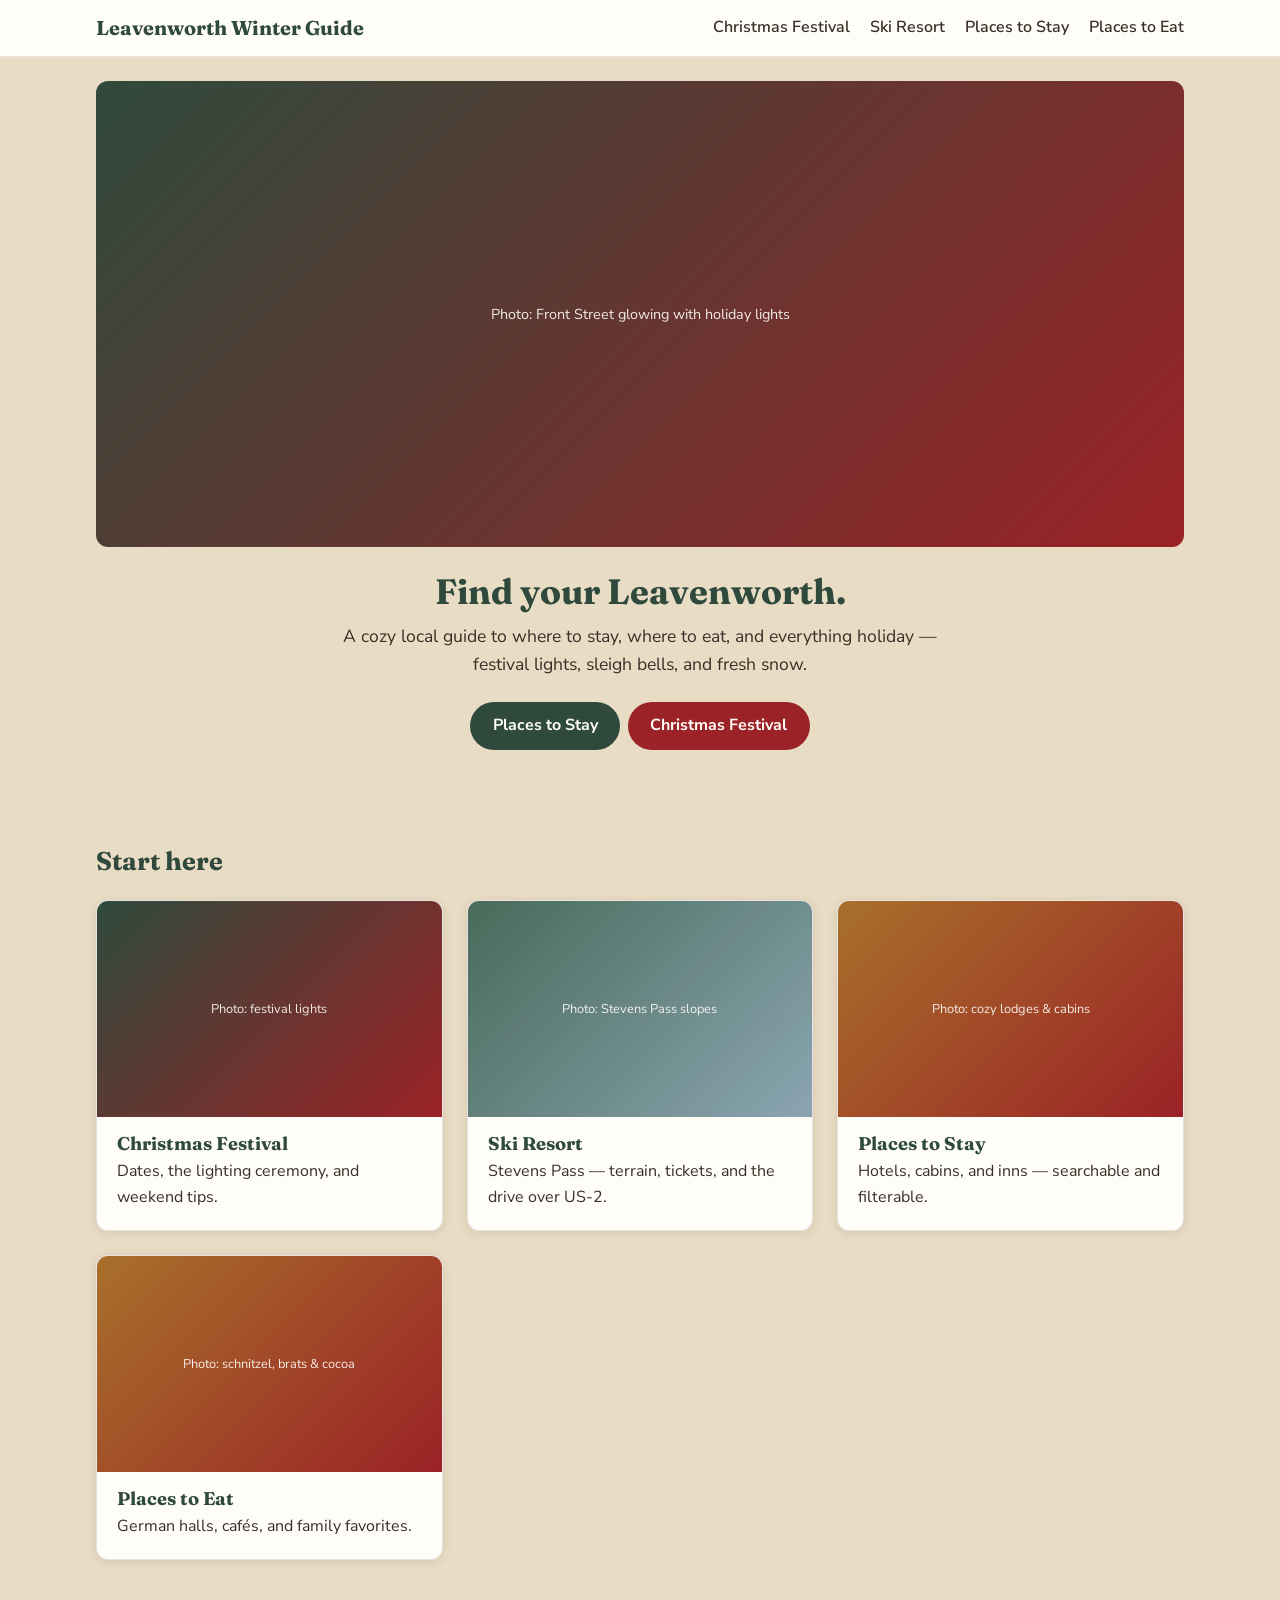
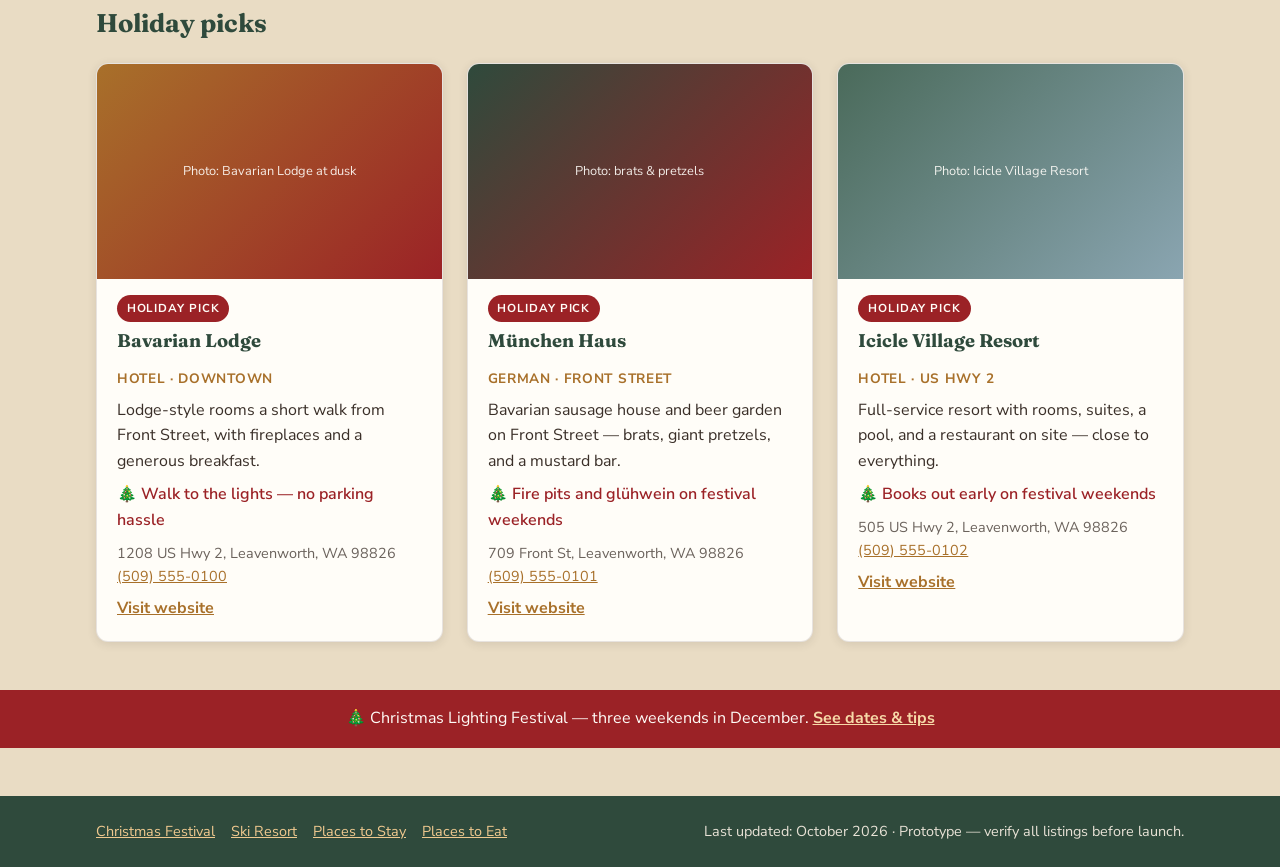
<file: index.html>
<!DOCTYPE html>
<html lang="en">
<head>
  <meta charset="UTF-8">
  <meta name="viewport" content="width=device-width, initial-scale=1.0">
  <title>Leavenworth Winter Guide — Stays, Food &amp; Holiday Fun</title>
  <meta name="description" content="A cozy local guide to Leavenworth, Washington: where to stay, where to eat, the Christmas Lighting Festival, and Stevens Pass skiing.">
  <link rel="preconnect" href="https://fonts.googleapis.com">
  <link rel="preconnect" href="https://fonts.gstatic.com" crossorigin>
  <link href="https://fonts.googleapis.com/css2?family=Fraunces:opsz,wght@9..144,500;9..144,700&family=Nunito+Sans:wght@400;600;700&display=swap" rel="stylesheet">
  <link rel="stylesheet" href="./styles.css">
  <script src="./js/main.js" defer></script>
</head>
<body>
  <header class="site-header">
    <div class="container header-inner">
      <a class="site-name" href="./index.html">Leavenworth Winter Guide</a>
      <button class="nav-toggle" aria-expanded="false" aria-controls="site-nav">Menu</button>
      <nav id="site-nav" class="site-nav" aria-label="Main">
        <ul>
          <li><a href="./christmas-festival.html">Christmas Festival</a></li>
          <li><a href="./ski-resort.html">Ski Resort</a></li>
          <li><a href="./stay.html">Places to Stay</a></li>
          <li><a href="./eat.html">Places to Eat</a></li>
        </ul>
      </nav>
    </div>
  </header>

  <main>
    <section class="hero">
      <div class="container">
        <div class="photo photo--hero photo--lights" role="img"
             aria-label="Placeholder photo: Front Street glowing with holiday lights">
          <span>Photo: Front Street glowing with holiday lights</span>
        </div>
        <h1>Find your Leavenworth.</h1>
        <p class="hero-sub">A cozy local guide to where to stay, where to eat, and
           everything holiday — festival lights, sleigh bells, and fresh snow.</p>
        <div class="cta-row">
          <a class="btn btn--primary" href="./stay.html">Places to Stay</a>
          <a class="btn btn--secondary" href="./christmas-festival.html">Christmas Festival</a>
        </div>
      </div>
    </section>

    <section class="container" aria-labelledby="browse-heading">
      <h2 id="browse-heading">Start here</h2>
      <div class="grid">
        <a class="category-card" href="./christmas-festival.html">
          <div class="photo photo--card photo--lights" role="img"
               aria-label="Placeholder photo: Christmas lights on Front Street">
            <span>Photo: festival lights</span>
          </div>
          <div class="category-body">
            <h3>Christmas Festival</h3>
            <p>Dates, the lighting ceremony, and weekend tips.</p>
          </div>
        </a>
        <a class="category-card" href="./ski-resort.html">
          <div class="photo photo--card photo--snow" role="img"
               aria-label="Placeholder photo: skiers on a snowy slope">
            <span>Photo: Stevens Pass slopes</span>
          </div>
          <div class="category-body">
            <h3>Ski Resort</h3>
            <p>Stevens Pass — terrain, tickets, and the drive over US-2.</p>
          </div>
        </a>
        <a class="category-card" href="./stay.html">
          <div class="photo photo--card photo--warm" role="img"
               aria-label="Placeholder photo: a cozy lodge exterior at dusk">
            <span>Photo: cozy lodges &amp; cabins</span>
          </div>
          <div class="category-body">
            <h3>Places to Stay</h3>
            <p>Hotels, cabins, and inns — searchable and filterable.</p>
          </div>
        </a>
        <a class="category-card" href="./eat.html">
          <div class="photo photo--card photo--warm" role="img"
               aria-label="Placeholder photo: a plate of Bavarian food">
            <span>Photo: schnitzel, brats &amp; cocoa</span>
          </div>
          <div class="category-body">
            <h3>Places to Eat</h3>
            <p>German halls, cafés, and family favorites.</p>
          </div>
        </a>
      </div>
    </section>

    <section class="container" aria-labelledby="spotlight-heading">
      <h2 id="spotlight-heading">Holiday picks</h2>
      <div class="grid">
        <article class="listing-card" data-tags="stay">
          <div class="photo photo--card photo--warm" role="img"
               aria-label="Placeholder photo: lodge exterior with firelight in the windows">
            <span>Photo: Bavarian Lodge at dusk</span>
          </div>
          <div class="listing-body">
            <span class="badge">Holiday pick</span>
            <h3>Bavarian Lodge</h3>
            <p class="listing-category">Hotel &middot; Downtown</p>
            <p class="listing-desc">Lodge-style rooms a short walk from Front Street,
               with fireplaces and a generous breakfast.</p>
            <p class="listing-holiday">🎄 Walk to the lights — no parking hassle</p>
            <address>
              1208 US Hwy 2, Leavenworth, WA 98826<br>
              <a href="tel:+15095550100">(509) 555-0100</a>
            </address>
            <a class="listing-link" href="https://www.bavarianlodge.com"
               rel="noopener noreferrer" target="_blank">Visit website</a>
          </div>
        </article>
        <article class="listing-card" data-tags="eat">
          <div class="photo photo--card photo--lights" role="img"
               aria-label="Placeholder photo: sausages and pretzels on a wooden table">
            <span>Photo: brats &amp; pretzels</span>
          </div>
          <div class="listing-body">
            <span class="badge">Holiday pick</span>
            <h3>München Haus</h3>
            <p class="listing-category">German &middot; Front Street</p>
            <p class="listing-desc">Bavarian sausage house and beer garden on Front
               Street — brats, giant pretzels, and a mustard bar.</p>
            <p class="listing-holiday">🎄 Fire pits and glühwein on festival weekends</p>
            <address>
              709 Front St, Leavenworth, WA 98826<br>
              <a href="tel:+15095550101">(509) 555-0101</a>
            </address>
            <a class="listing-link" href="https://www.munichaus.com"
               rel="noopener noreferrer" target="_blank">Visit website</a>
          </div>
        </article>
        <article class="listing-card" data-tags="stay">
          <div class="photo photo--card photo--snow" role="img"
               aria-label="Placeholder photo: resort buildings among evergreens">
            <span>Photo: Icicle Village Resort</span>
          </div>
          <div class="listing-body">
            <span class="badge">Holiday pick</span>
            <h3>Icicle Village Resort</h3>
            <p class="listing-category">Hotel &middot; US Hwy 2</p>
            <p class="listing-desc">Full-service resort with rooms, suites, a pool,
               and a restaurant on site — close to everything.</p>
            <p class="listing-holiday">🎄 Books out early on festival weekends</p>
            <address>
              505 US Hwy 2, Leavenworth, WA 98826<br>
              <a href="tel:+15095550102">(509) 555-0102</a>
            </address>
            <a class="listing-link" href="https://www.iciclevillageresort.com"
               rel="noopener noreferrer" target="_blank">Visit website</a>
          </div>
        </article>
      </div>
    </section>
  </main>

  <div class="festival-banner">
    <div class="container">
      <p>🎄 Christmas Lighting Festival — three weekends in December.
         <a href="./christmas-festival.html">See dates &amp; tips</a></p>
    </div>
  </div>

  <footer class="site-footer">
    <div class="container footer-inner">
      <nav aria-label="Footer">
        <ul>
          <li><a href="./christmas-festival.html">Christmas Festival</a></li>
          <li><a href="./ski-resort.html">Ski Resort</a></li>
          <li><a href="./stay.html">Places to Stay</a></li>
          <li><a href="./eat.html">Places to Eat</a></li>
        </ul>
      </nav>
      <p>Last updated: October 2026 &middot; Prototype — verify all listings before launch.</p>
    </div>
  </footer>
</body>
</html>
</file>
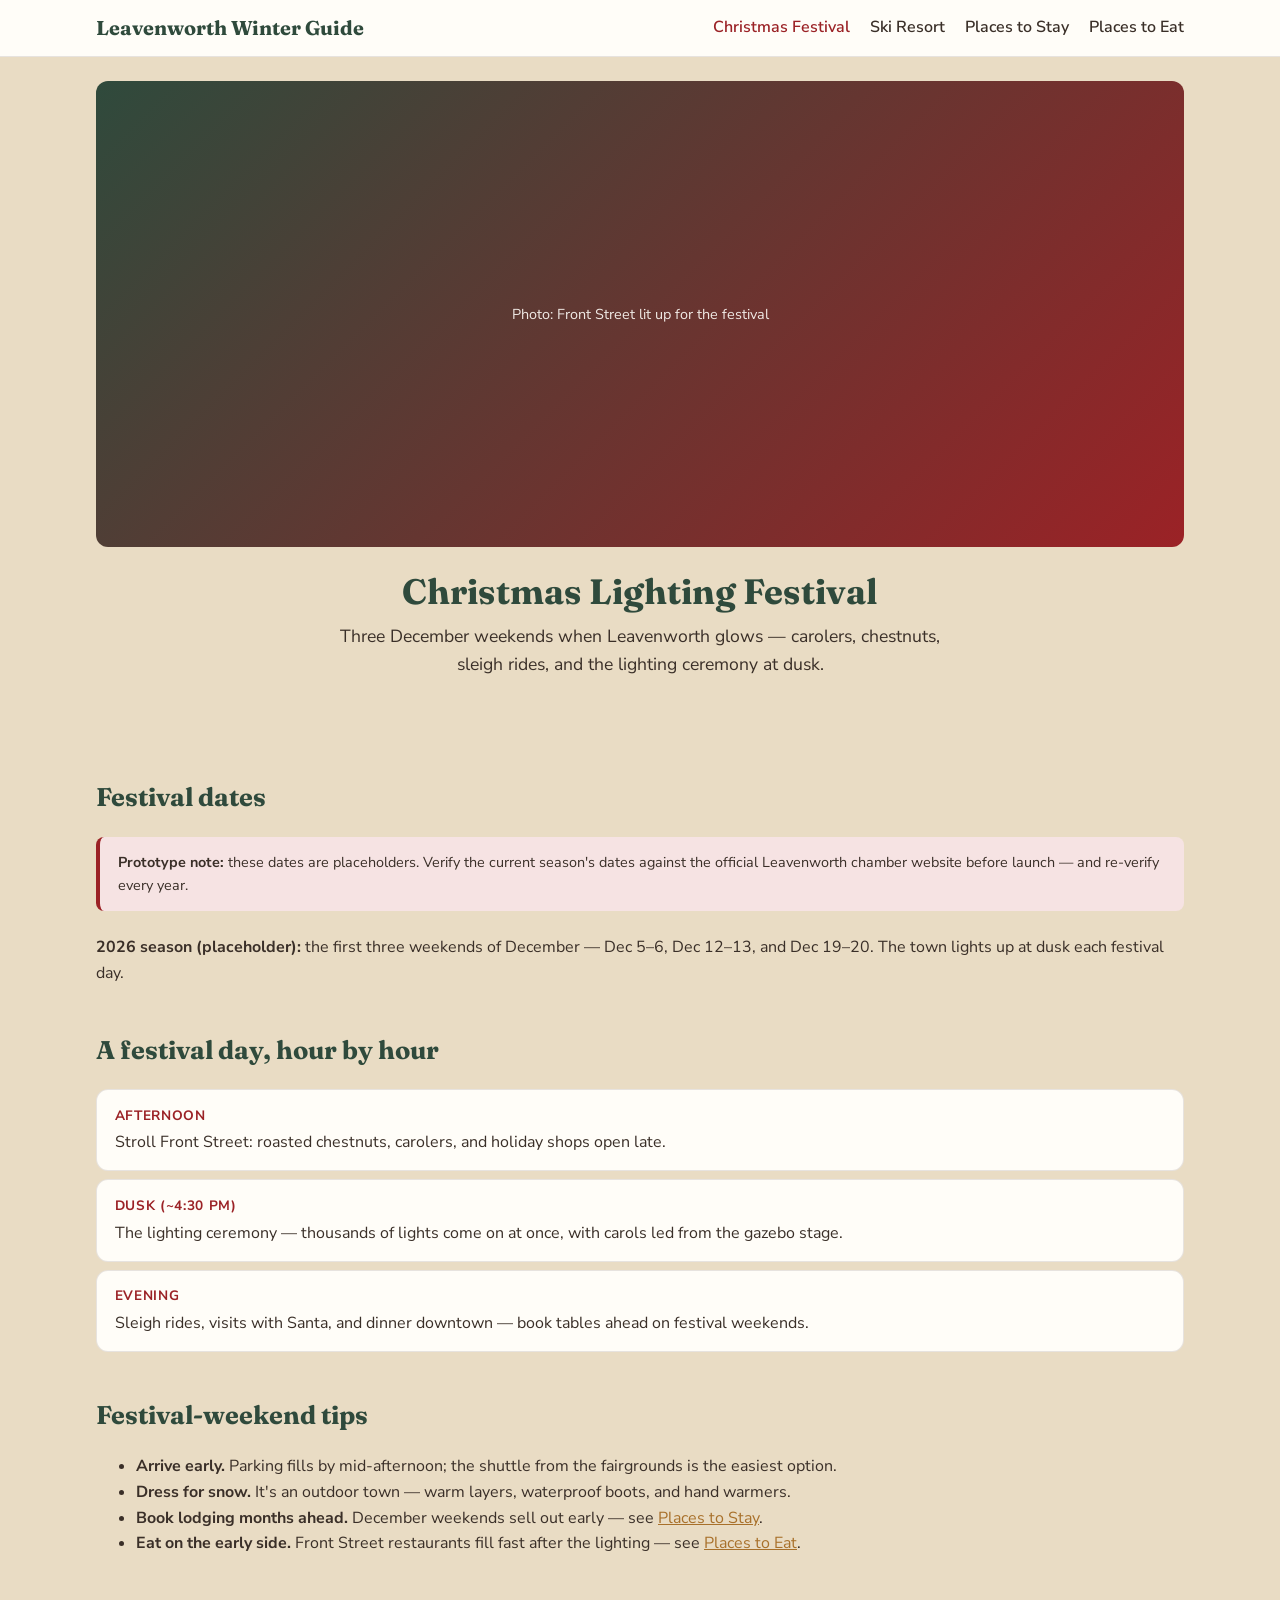
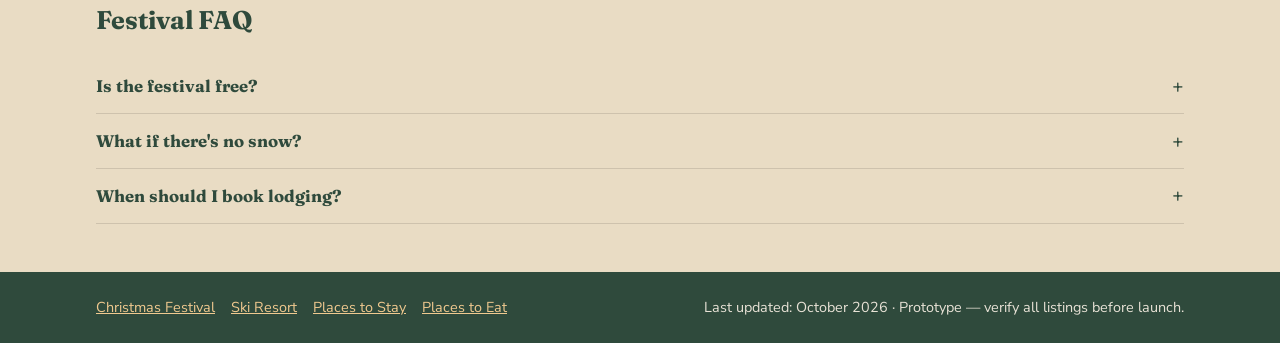
<file: christmas-festival.html>
<!DOCTYPE html>
<html lang="en">
<head>
  <meta charset="UTF-8">
  <meta name="viewport" content="width=device-width, initial-scale=1.0">
  <title>Christmas Lighting Festival — Leavenworth Winter Guide</title>
  <meta name="description" content="Leavenworth Christmas Lighting Festival guide: festival dates, the lighting ceremony schedule, weekend tips, and where to stay and eat nearby.">
  <link rel="preconnect" href="https://fonts.googleapis.com">
  <link rel="preconnect" href="https://fonts.gstatic.com" crossorigin>
  <link href="https://fonts.googleapis.com/css2?family=Fraunces:opsz,wght@9..144,500;9..144,700&family=Nunito+Sans:wght@400;600;700&display=swap" rel="stylesheet">
  <link rel="stylesheet" href="./styles.css">
  <script src="./js/main.js" defer></script>
</head>
<body>
  <header class="site-header">
    <div class="container header-inner">
      <a class="site-name" href="./index.html">Leavenworth Winter Guide</a>
      <button class="nav-toggle" aria-expanded="false" aria-controls="site-nav">Menu</button>
      <nav id="site-nav" class="site-nav" aria-label="Main">
        <ul>
          <li><a href="./christmas-festival.html" aria-current="page">Christmas Festival</a></li>
          <li><a href="./ski-resort.html">Ski Resort</a></li>
          <li><a href="./stay.html">Places to Stay</a></li>
          <li><a href="./eat.html">Places to Eat</a></li>
        </ul>
      </nav>
    </div>
  </header>

  <main>
    <section class="hero">
      <div class="container">
        <div class="photo photo--hero photo--lights" role="img"
             aria-label="Placeholder photo: thousands of lights on Front Street buildings">
          <span>Photo: Front Street lit up for the festival</span>
        </div>
        <h1>Christmas Lighting Festival</h1>
        <p class="hero-sub">Three December weekends when Leavenworth glows —
           carolers, chestnuts, sleigh rides, and the lighting ceremony at dusk.</p>
      </div>
    </section>

    <section class="container" aria-labelledby="dates-heading">
      <h2 id="dates-heading">Festival dates</h2>
      <div class="note note--prototype">
        <strong>Prototype note:</strong> these dates are placeholders. Verify the
        current season's dates against the official Leavenworth chamber website
        before launch — and re-verify every year.
      </div>
      <p><strong>2026 season (placeholder):</strong> the first three weekends of
         December — Dec 5–6, Dec 12–13, and Dec 19–20. The town lights up at dusk
         each festival day.</p>
    </section>

    <section class="container" aria-labelledby="schedule-heading">
      <h2 id="schedule-heading">A festival day, hour by hour</h2>
      <ol class="timeline">
        <li>
          <time>Afternoon</time>
          <p>Stroll Front Street: roasted chestnuts, carolers, and holiday shops
             open late.</p>
        </li>
        <li>
          <time>Dusk (~4:30 pm)</time>
          <p>The lighting ceremony — thousands of lights come on at once, with
             carols led from the gazebo stage.</p>
        </li>
        <li>
          <time>Evening</time>
          <p>Sleigh rides, visits with Santa, and dinner downtown — book tables
             ahead on festival weekends.</p>
        </li>
      </ol>
    </section>

    <section class="container" aria-labelledby="tips-heading">
      <h2 id="tips-heading">Festival-weekend tips</h2>
      <ul>
        <li><strong>Arrive early.</strong> Parking fills by mid-afternoon; the
            shuttle from the fairgrounds is the easiest option.</li>
        <li><strong>Dress for snow.</strong> It's an outdoor town — warm layers,
            waterproof boots, and hand warmers.</li>
        <li><strong>Book lodging months ahead.</strong> December weekends sell out
            early — see <a href="./stay.html">Places to Stay</a>.</li>
        <li><strong>Eat on the early side.</strong> Front Street restaurants fill
            fast after the lighting — see <a href="./eat.html">Places to Eat</a>.</li>
      </ul>
    </section>

    <section class="container" aria-labelledby="faq-heading">
      <h2 id="faq-heading">Festival FAQ</h2>
      <div class="faq-item">
        <button class="faq-question" aria-expanded="false" aria-controls="faq-1">
          Is the festival free?
        </button>
        <div class="faq-answer" id="faq-1" hidden>
          <p>Yes — walking Front Street and the lighting ceremony are free. Sleigh
             rides and some activities cost extra.</p>
        </div>
      </div>
      <div class="faq-item">
        <button class="faq-question" aria-expanded="false" aria-controls="faq-2">
          What if there's no snow?
        </button>
        <div class="faq-answer" id="faq-2" hidden>
          <p>The festival happens regardless of snow — the lights and town
             atmosphere carry it. Check the forecast and road conditions before
             you drive.</p>
        </div>
      </div>
      <div class="faq-item">
        <button class="faq-question" aria-expanded="false" aria-controls="faq-3">
          When should I book lodging?
        </button>
        <div class="faq-answer" id="faq-3" hidden>
          <p>For festival weekends, 2–3 months ahead is safest. Midweek visits in
             December are easier to book and much quieter.</p>
        </div>
      </div>
    </section>
  </main>

  <footer class="site-footer">
    <div class="container footer-inner">
      <nav aria-label="Footer">
        <ul>
          <li><a href="./christmas-festival.html">Christmas Festival</a></li>
          <li><a href="./ski-resort.html">Ski Resort</a></li>
          <li><a href="./stay.html">Places to Stay</a></li>
          <li><a href="./eat.html">Places to Eat</a></li>
        </ul>
      </nav>
      <p>Last updated: October 2026 &middot; Prototype — verify all listings before launch.</p>
    </div>
  </footer>
</body>
</html>
</file>
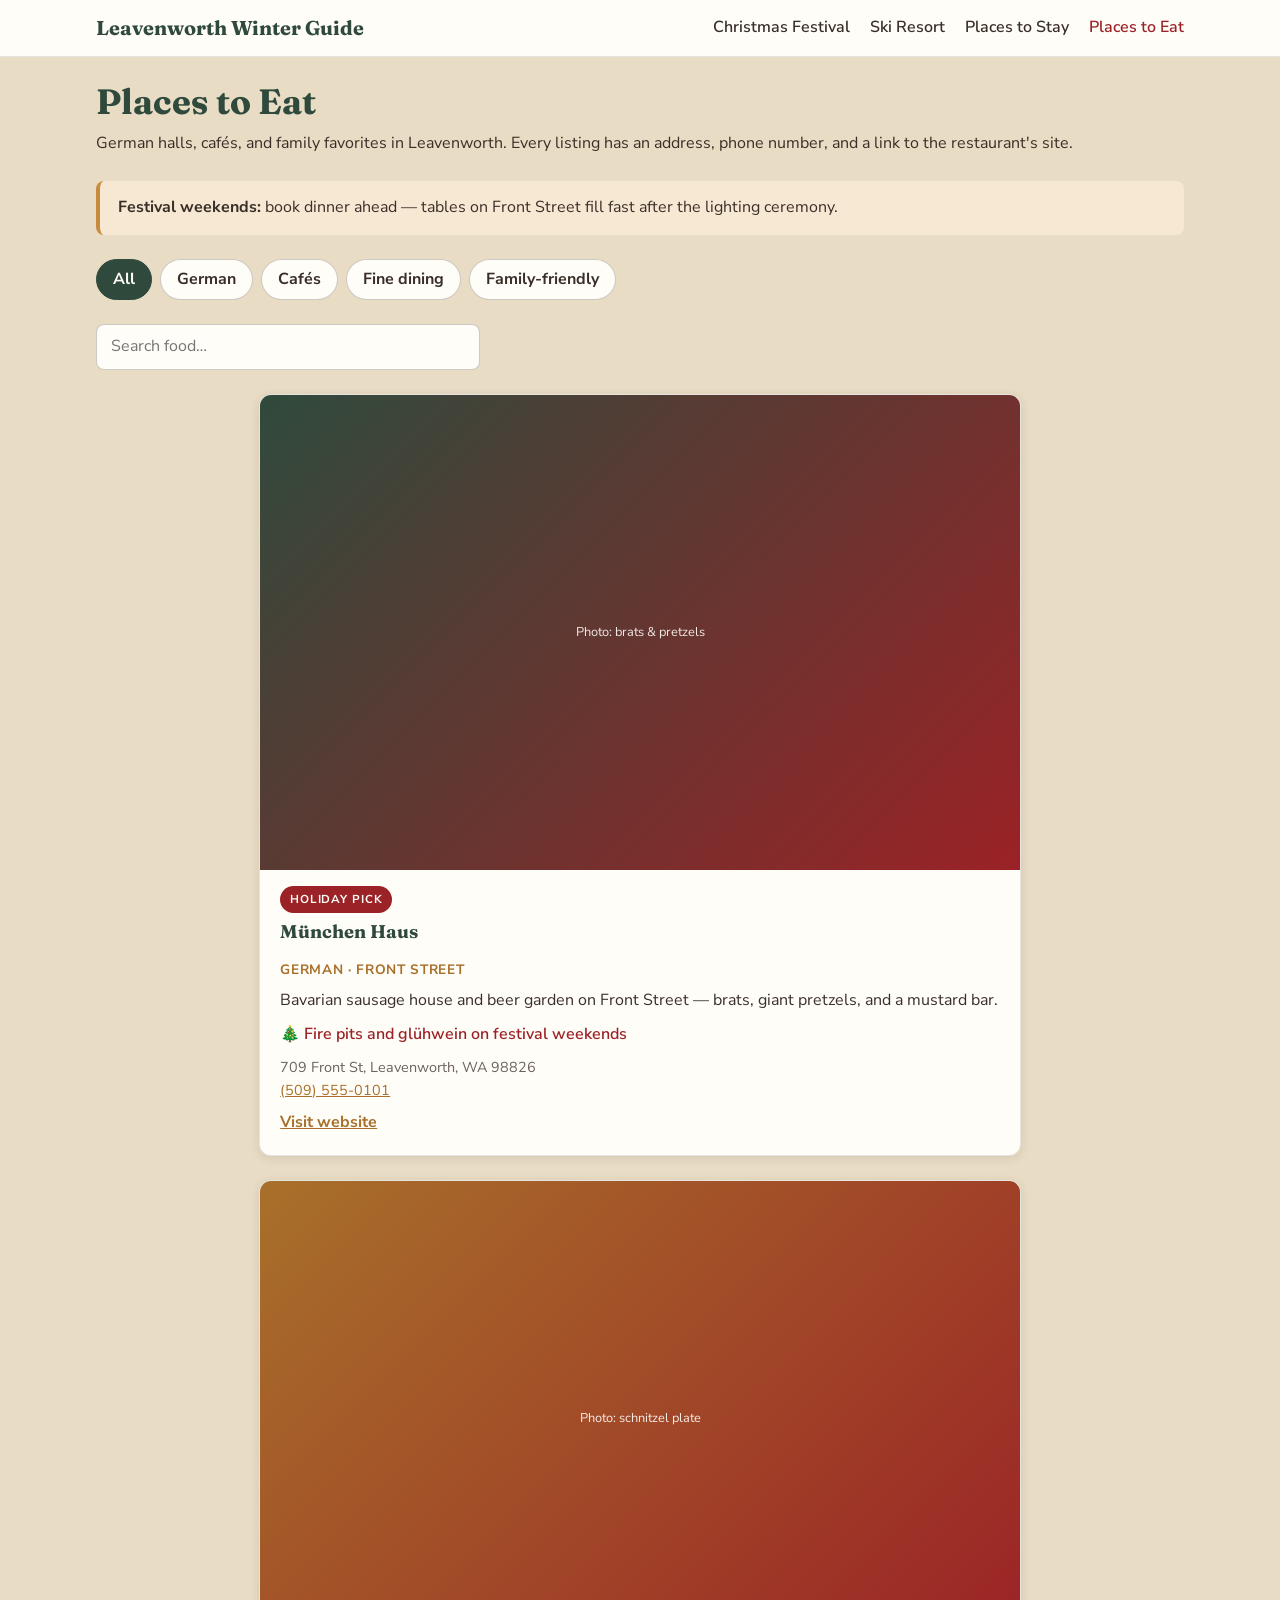
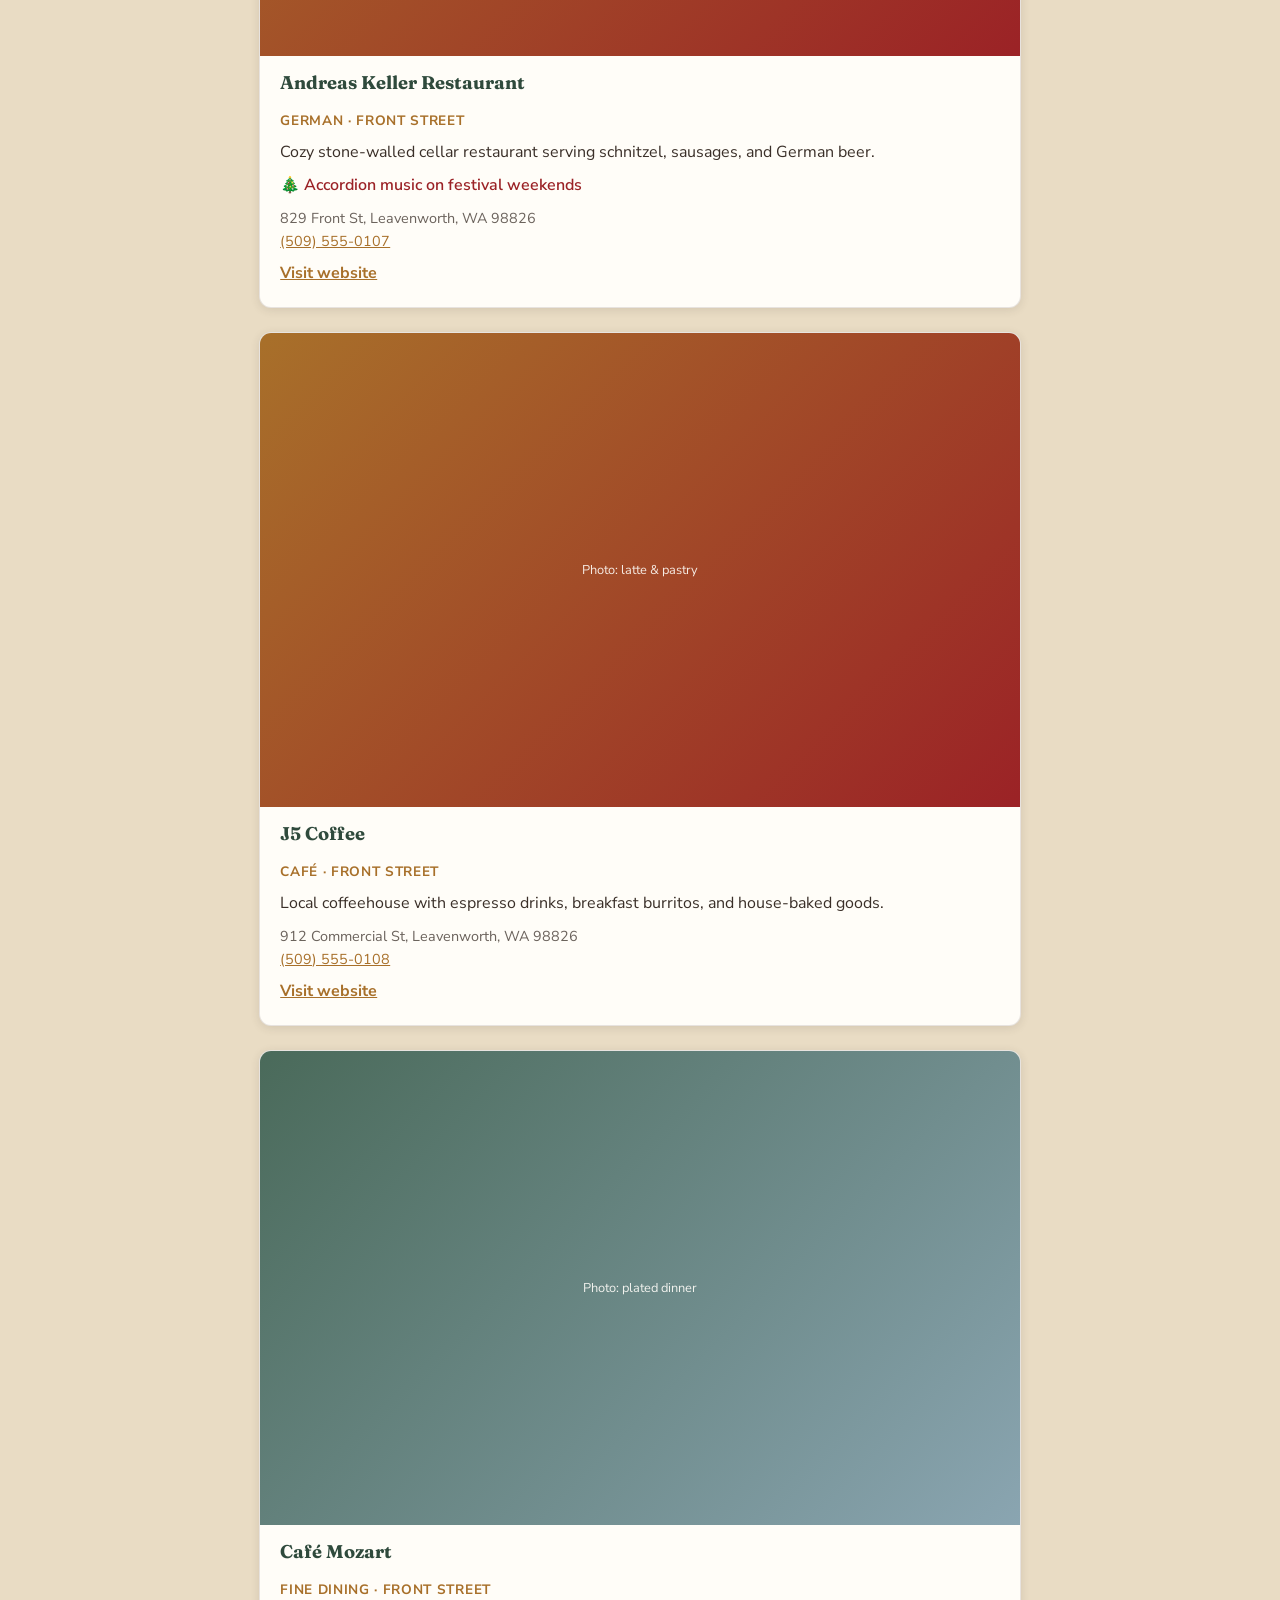
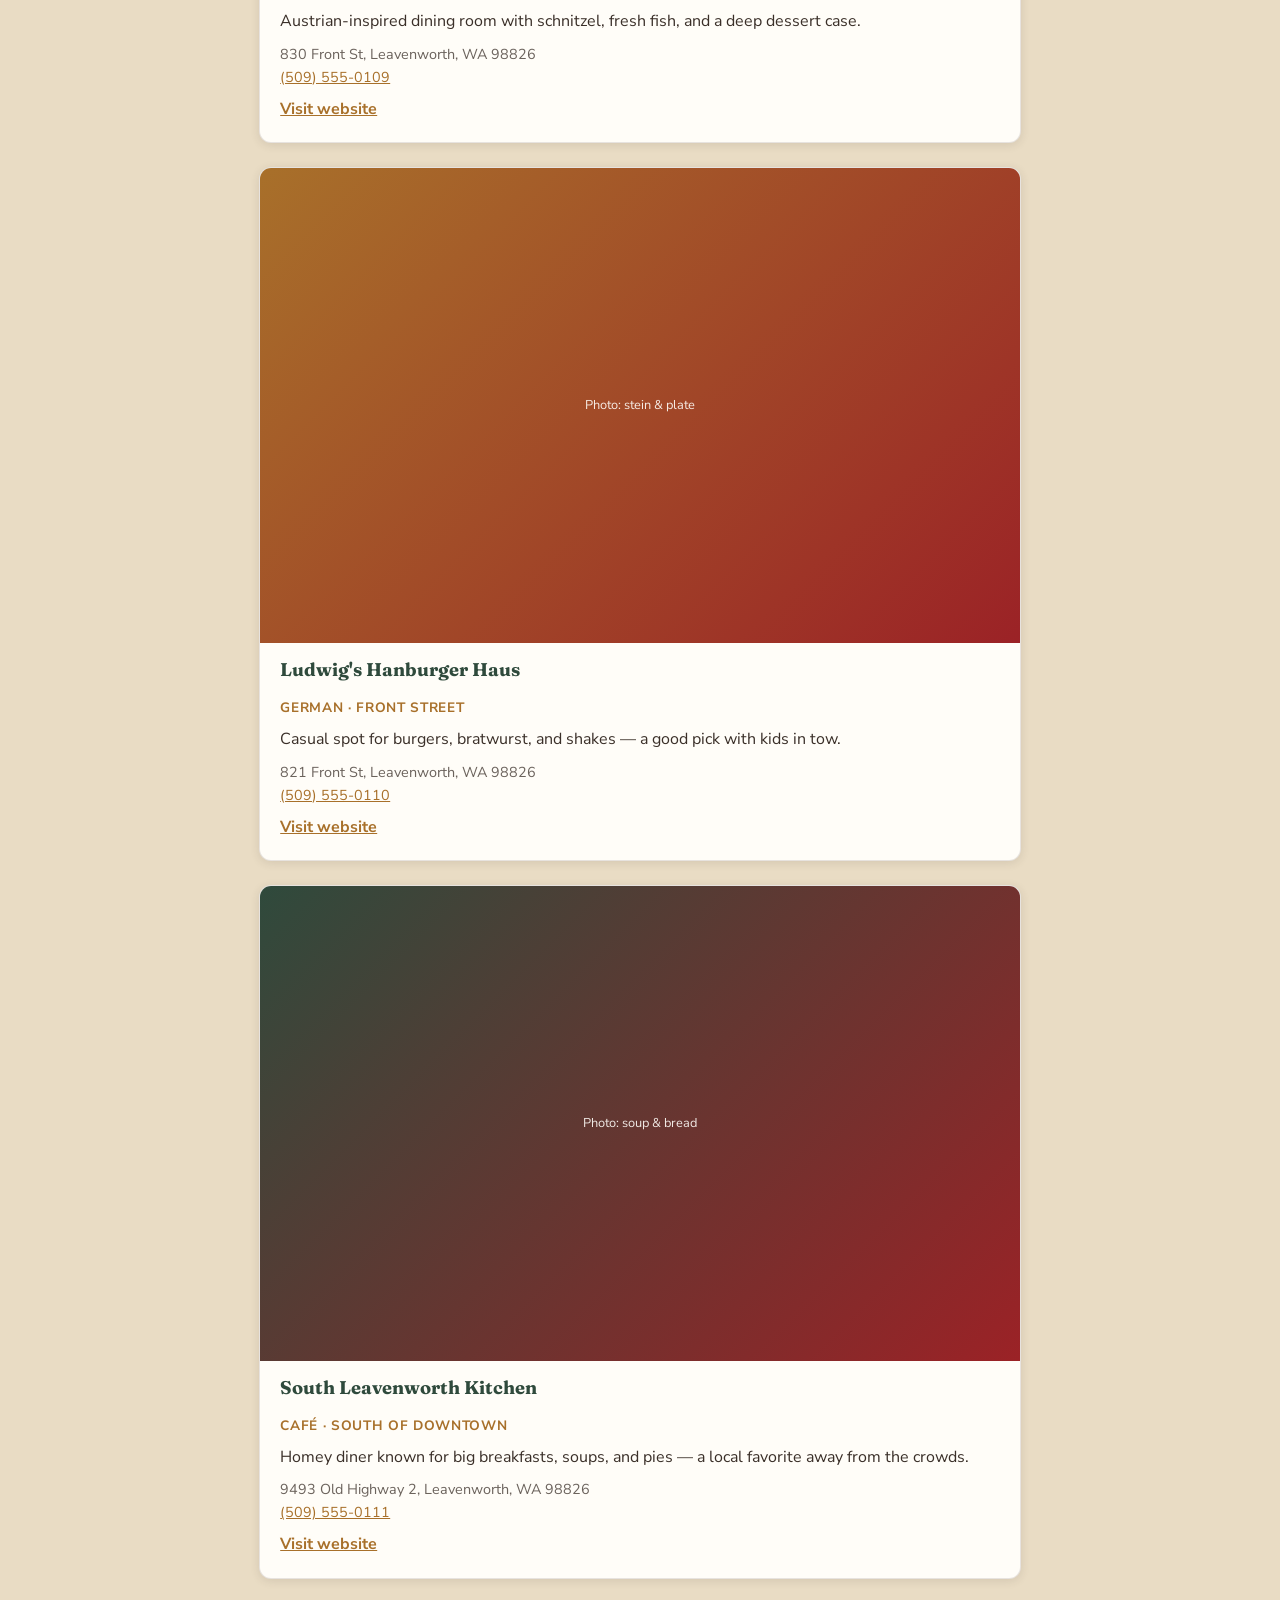
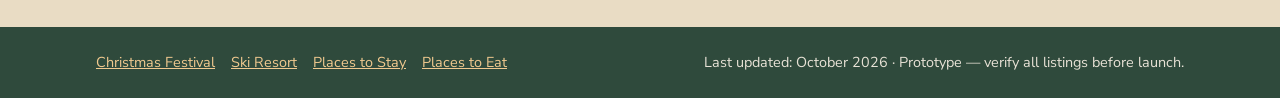
<file: eat.html>
<!DOCTYPE html>
<html lang="en">
<head>
  <meta charset="UTF-8">
  <meta name="viewport" content="width=device-width, initial-scale=1.0">
  <title>Where to Eat in Leavenworth WA — German Halls, Cafés &amp; More | Leavenworth Winter Guide</title>
  <meta name="description" content="Find a place to eat in Leavenworth, Washington: German restaurants, cafés, and family favorites with addresses, phone numbers, and links — plus festival-weekend dining advice.">
  <link rel="preconnect" href="https://fonts.googleapis.com">
  <link rel="preconnect" href="https://fonts.gstatic.com" crossorigin>
  <link href="https://fonts.googleapis.com/css2?family=Fraunces:opsz,wght@9..144,500;9..144,700&family=Nunito+Sans:wght@400;600;700&display=swap" rel="stylesheet">
  <link rel="stylesheet" href="./styles.css">
  <script src="./js/main.js" defer></script>
</head>
<body>
  <header class="site-header">
    <div class="container header-inner">
      <a class="site-name" href="./index.html">Leavenworth Winter Guide</a>
      <button class="nav-toggle" aria-expanded="false" aria-controls="site-nav">Menu</button>
      <nav id="site-nav" class="site-nav" aria-label="Main">
        <ul>
          <li><a href="./christmas-festival.html">Christmas Festival</a></li>
          <li><a href="./ski-resort.html">Ski Resort</a></li>
          <li><a href="./stay.html">Places to Stay</a></li>
          <li><a href="./eat.html" aria-current="page">Places to Eat</a></li>
        </ul>
      </nav>
    </div>
  </header>

  <main>
    <section class="container">
      <h1>Places to Eat</h1>
      <p>German halls, cafés, and family favorites in Leavenworth. Every listing
         has an address, phone number, and a link to the restaurant's site.</p>

      <div class="note">
        <strong>Festival weekends:</strong> book dinner ahead — tables on Front
        Street fill fast after the lighting ceremony.
      </div>

      <div class="chips" role="group" aria-label="Filter places to eat">
        <button class="chip is-active" data-filter="all">All</button>
        <button class="chip" data-filter="german">German</button>
        <button class="chip" data-filter="cafe">Cafés</button>
        <button class="chip" data-filter="fine-dining">Fine dining</button>
        <button class="chip" data-filter="family-friendly">Family-friendly</button>
      </div>

      <label class="sr-only" for="eat-search">Search places to eat</label>
      <input class="search-input" id="eat-search" type="search"
             placeholder="Search food…">

      <div class="grid grid--listings">
        <article class="listing-card" data-tags="german,family-friendly">
          <div class="photo photo--card photo--lights" role="img"
               aria-label="Placeholder photo: sausages and pretzels on a wooden table">
            <span>Photo: brats &amp; pretzels</span>
          </div>
          <div class="listing-body">
            <span class="badge">Holiday pick</span>
            <h3>München Haus</h3>
            <p class="listing-category">German &middot; Front Street</p>
            <p class="listing-desc">Bavarian sausage house and beer garden on Front
               Street — brats, giant pretzels, and a mustard bar.</p>
            <p class="listing-holiday">🎄 Fire pits and glühwein on festival weekends</p>
            <address>
              709 Front St, Leavenworth, WA 98826<br>
              <a href="tel:+15095550101">(509) 555-0101</a>
            </address>
            <a class="listing-link" href="https://www.munichaus.com"
               rel="noopener noreferrer" target="_blank">Visit website</a>
          </div>
        </article>

        <article class="listing-card" data-tags="german,family-friendly">
          <div class="photo photo--card photo--warm" role="img"
               aria-label="Placeholder photo: a plate of schnitzel with potatoes">
            <span>Photo: schnitzel plate</span>
          </div>
          <div class="listing-body">
            <h3>Andreas Keller Restaurant</h3>
            <p class="listing-category">German &middot; Front Street</p>
            <p class="listing-desc">Cozy stone-walled cellar restaurant serving
               schnitzel, sausages, and German beer.</p>
            <p class="listing-holiday">🎄 Accordion music on festival weekends</p>
            <address>
              829 Front St, Leavenworth, WA 98826<br>
              <a href="tel:+15095550107">(509) 555-0107</a>
            </address>
            <a class="listing-link" href="https://www.andreaskeller.com"
               rel="noopener noreferrer" target="_blank">Visit website</a>
          </div>
        </article>

        <article class="listing-card" data-tags="cafe">
          <div class="photo photo--card photo--warm" role="img"
               aria-label="Placeholder photo: a latte and pastry on a café table">
            <span>Photo: latte &amp; pastry</span>
          </div>
          <div class="listing-body">
            <h3>J5 Coffee</h3>
            <p class="listing-category">Café &middot; Front Street</p>
            <p class="listing-desc">Local coffeehouse with espresso drinks, breakfast
               burritos, and house-baked goods.</p>
            <address>
              912 Commercial St, Leavenworth, WA 98826<br>
              <a href="tel:+15095550108">(509) 555-0108</a>
            </address>
            <a class="listing-link" href="https://www.j5coffee.com"
               rel="noopener noreferrer" target="_blank">Visit website</a>
          </div>
        </article>

        <article class="listing-card" data-tags="fine-dining">
          <div class="photo photo--card photo--snow" role="img"
               aria-label="Placeholder photo: an elegantly plated dinner dish">
            <span>Photo: plated dinner</span>
          </div>
          <div class="listing-body">
            <h3>Café Mozart</h3>
            <p class="listing-category">Fine dining &middot; Front Street</p>
            <p class="listing-desc">Austrian-inspired dining room with schnitzel,
               fresh fish, and a deep dessert case.</p>
            <address>
              830 Front St, Leavenworth, WA 98826<br>
              <a href="tel:+15095550109">(509) 555-0109</a>
            </address>
            <a class="listing-link" href="https://www.cafemozartleavenworth.com"
               rel="noopener noreferrer" target="_blank">Visit website</a>
          </div>
        </article>

        <article class="listing-card" data-tags="german,family-friendly">
          <div class="photo photo--card photo--warm" role="img"
               aria-label="Placeholder photo: a beer stein beside a hearty plate of food">
            <span>Photo: stein &amp; plate</span>
          </div>
          <div class="listing-body">
            <h3>Ludwig's Hanburger Haus</h3>
            <p class="listing-category">German &middot; Front Street</p>
            <p class="listing-desc">Casual spot for burgers, bratwurst, and shakes —
               a good pick with kids in tow.</p>
            <address>
              821 Front St, Leavenworth, WA 98826<br>
              <a href="tel:+15095550110">(509) 555-0110</a>
            </address>
            <a class="listing-link" href="https://www.ludwigshamburgerhaus.com"
               rel="noopener noreferrer" target="_blank">Visit website</a>
          </div>
        </article>

        <article class="listing-card" data-tags="cafe,family-friendly">
          <div class="photo photo--card photo--lights" role="img"
               aria-label="Placeholder photo: soup and bread on a rustic table">
            <span>Photo: soup &amp; bread</span>
          </div>
          <div class="listing-body">
            <h3>South Leavenworth Kitchen</h3>
            <p class="listing-category">Café &middot; South of downtown</p>
            <p class="listing-desc">Homey diner known for big breakfasts, soups, and
               pies — a local favorite away from the crowds.</p>
            <address>
              9493 Old Highway 2, Leavenworth, WA 98826<br>
              <a href="tel:+15095550111">(509) 555-0111</a>
            </address>
            <a class="listing-link" href="https://www.southleavenworthkitchen.com"
               rel="noopener noreferrer" target="_blank">Visit website</a>
          </div>
        </article>
      </div>

      <p class="no-results" hidden>No restaurants match your search. Try a
         different word, or clear the filters.</p>
    </section>
  </main>

  <footer class="site-footer">
    <div class="container footer-inner">
      <nav aria-label="Footer">
        <ul>
          <li><a href="./christmas-festival.html">Christmas Festival</a></li>
          <li><a href="./ski-resort.html">Ski Resort</a></li>
          <li><a href="./stay.html">Places to Stay</a></li>
          <li><a href="./eat.html">Places to Eat</a></li>
        </ul>
      </nav>
      <p>Last updated: October 2026 &middot; Prototype — verify all listings before launch.</p>
    </div>
  </footer>
</body>
</html>
</file>
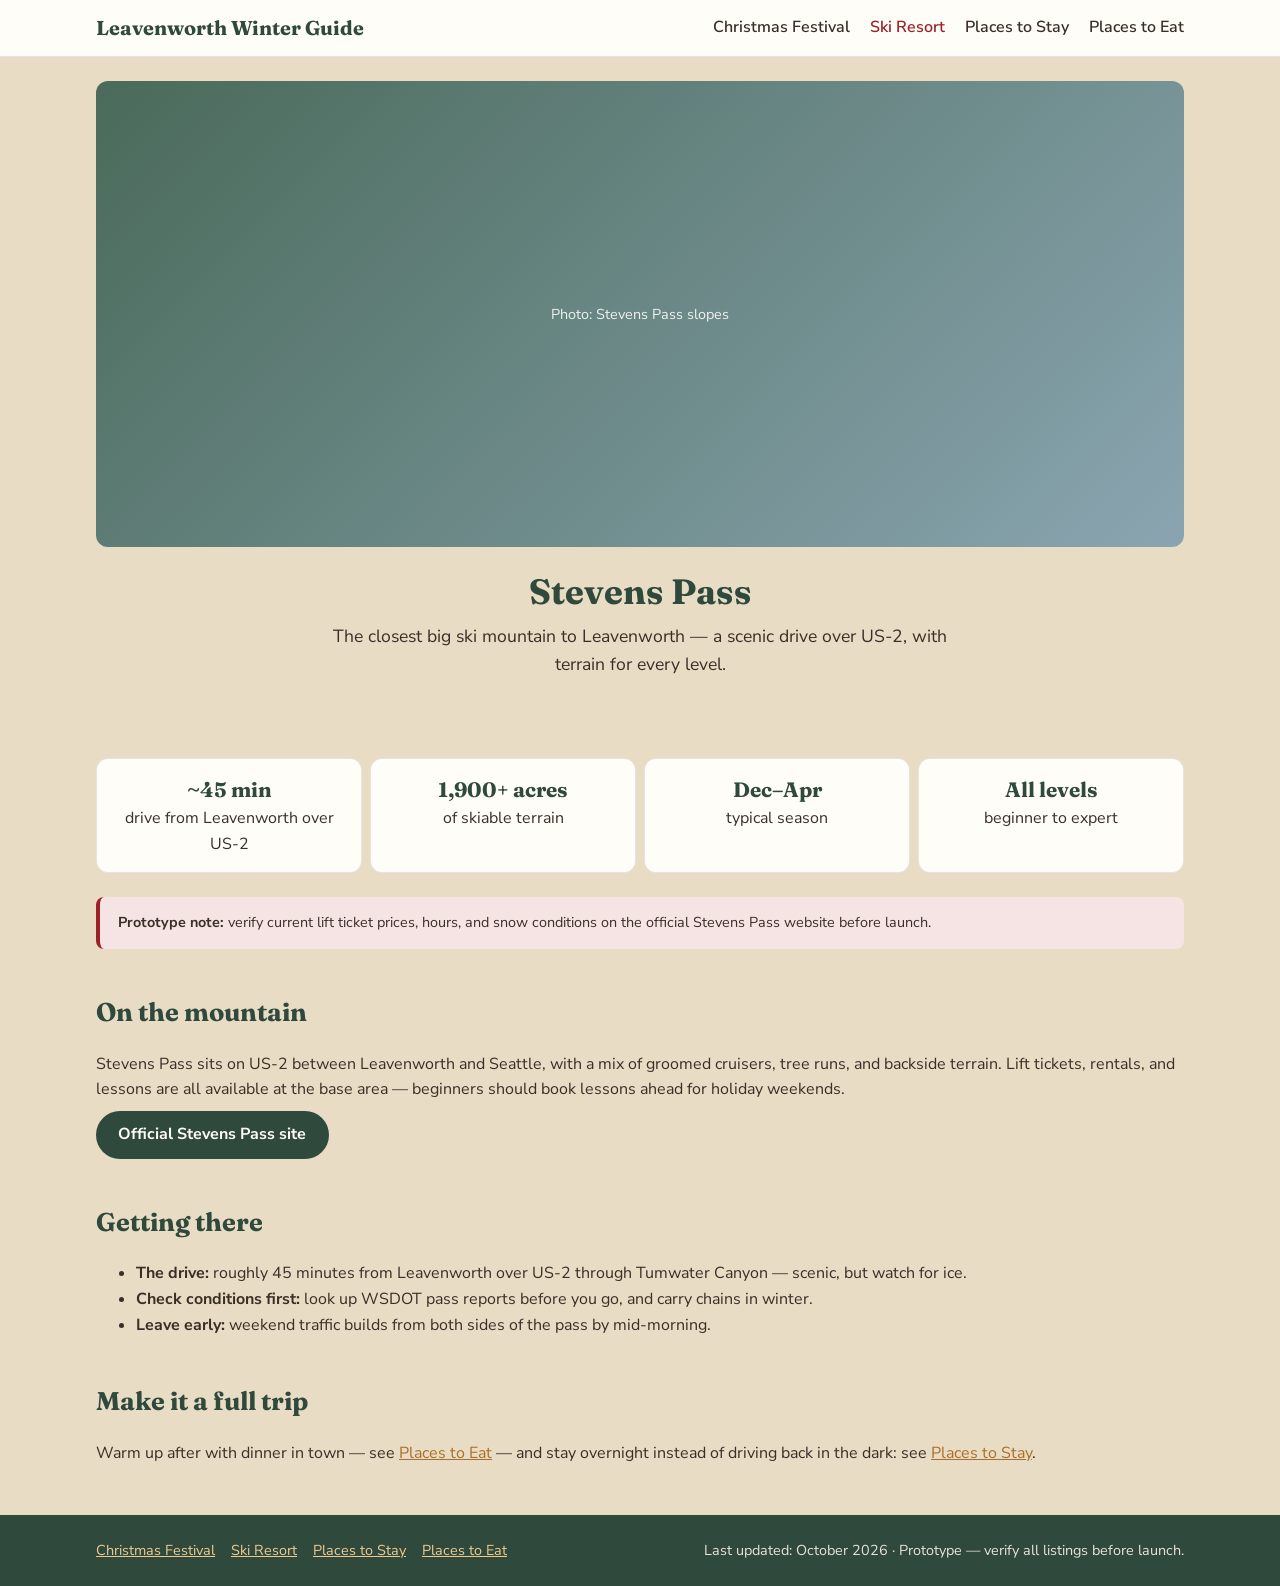
<file: ski-resort.html>
<!DOCTYPE html>
<html lang="en">
<head>
  <meta charset="UTF-8">
  <meta name="viewport" content="width=device-width, initial-scale=1.0">
  <title>Stevens Pass Ski Resort — Leavenworth Winter Guide</title>
  <meta name="description" content="Stevens Pass ski resort guide for Leavenworth visitors: terrain, lift tickets, rentals, lessons, and the drive over US-2.">
  <link rel="preconnect" href="https://fonts.googleapis.com">
  <link rel="preconnect" href="https://fonts.gstatic.com" crossorigin>
  <link href="https://fonts.googleapis.com/css2?family=Fraunces:opsz,wght@9..144,500;9..144,700&family=Nunito+Sans:wght@400;600;700&display=swap" rel="stylesheet">
  <link rel="stylesheet" href="./styles.css">
  <script src="./js/main.js" defer></script>
</head>
<body>
  <header class="site-header">
    <div class="container header-inner">
      <a class="site-name" href="./index.html">Leavenworth Winter Guide</a>
      <button class="nav-toggle" aria-expanded="false" aria-controls="site-nav">Menu</button>
      <nav id="site-nav" class="site-nav" aria-label="Main">
        <ul>
          <li><a href="./christmas-festival.html">Christmas Festival</a></li>
          <li><a href="./ski-resort.html" aria-current="page">Ski Resort</a></li>
          <li><a href="./stay.html">Places to Stay</a></li>
          <li><a href="./eat.html">Places to Eat</a></li>
        </ul>
      </nav>
    </div>
  </header>

  <main>
    <section class="hero">
      <div class="container">
        <div class="photo photo--hero photo--snow" role="img"
             aria-label="Placeholder photo: skiers riding a chairlift over snowy slopes">
          <span>Photo: Stevens Pass slopes</span>
        </div>
        <h1>Stevens Pass</h1>
        <p class="hero-sub">The closest big ski mountain to Leavenworth — a scenic
           drive over US-2, with terrain for every level.</p>
      </div>
    </section>

    <section class="container" aria-labelledby="facts-heading">
      <h2 id="facts-heading" class="sr-only">Quick facts</h2>
      <div class="facts">
        <div class="fact"><strong>~45 min</strong> drive from Leavenworth over US-2</div>
        <div class="fact"><strong>1,900+ acres</strong> of skiable terrain</div>
        <div class="fact"><strong>Dec–Apr</strong> typical season</div>
        <div class="fact"><strong>All levels</strong> beginner to expert</div>
      </div>
      <div class="note note--prototype">
        <strong>Prototype note:</strong> verify current lift ticket prices, hours,
        and snow conditions on the official Stevens Pass website before launch.
      </div>
    </section>

    <section class="container" aria-labelledby="overview-heading">
      <h2 id="overview-heading">On the mountain</h2>
      <p>Stevens Pass sits on US-2 between Leavenworth and Seattle, with a mix of
         groomed cruisers, tree runs, and backside terrain. Lift tickets, rentals,
         and lessons are all available at the base area — beginners should book
         lessons ahead for holiday weekends.</p>
      <p><a class="btn btn--primary" href="https://www.stevenspass.com"
            rel="noopener noreferrer" target="_blank">Official Stevens Pass site</a></p>
    </section>

    <section class="container" aria-labelledby="drive-heading">
      <h2 id="drive-heading">Getting there</h2>
      <ul>
        <li><strong>The drive:</strong> roughly 45 minutes from Leavenworth over
            US-2 through Tumwater Canyon — scenic, but watch for ice.</li>
        <li><strong>Check conditions first:</strong> look up WSDOT pass reports
            before you go, and carry chains in winter.</li>
        <li><strong>Leave early:</strong> weekend traffic builds from both sides
            of the pass by mid-morning.</li>
      </ul>
    </section>

    <section class="container" aria-labelledby="pair-heading">
      <h2 id="pair-heading">Make it a full trip</h2>
      <p>Warm up after with dinner in town — see
         <a href="./eat.html">Places to Eat</a> — and stay overnight instead of
         driving back in the dark: see <a href="./stay.html">Places to Stay</a>.</p>
    </section>
  </main>

  <footer class="site-footer">
    <div class="container footer-inner">
      <nav aria-label="Footer">
        <ul>
          <li><a href="./christmas-festival.html">Christmas Festival</a></li>
          <li><a href="./ski-resort.html">Ski Resort</a></li>
          <li><a href="./stay.html">Places to Stay</a></li>
          <li><a href="./eat.html">Places to Eat</a></li>
        </ul>
      </nav>
      <p>Last updated: October 2026 &middot; Prototype — verify all listings before launch.</p>
    </div>
  </footer>
</body>
</html>
</file>
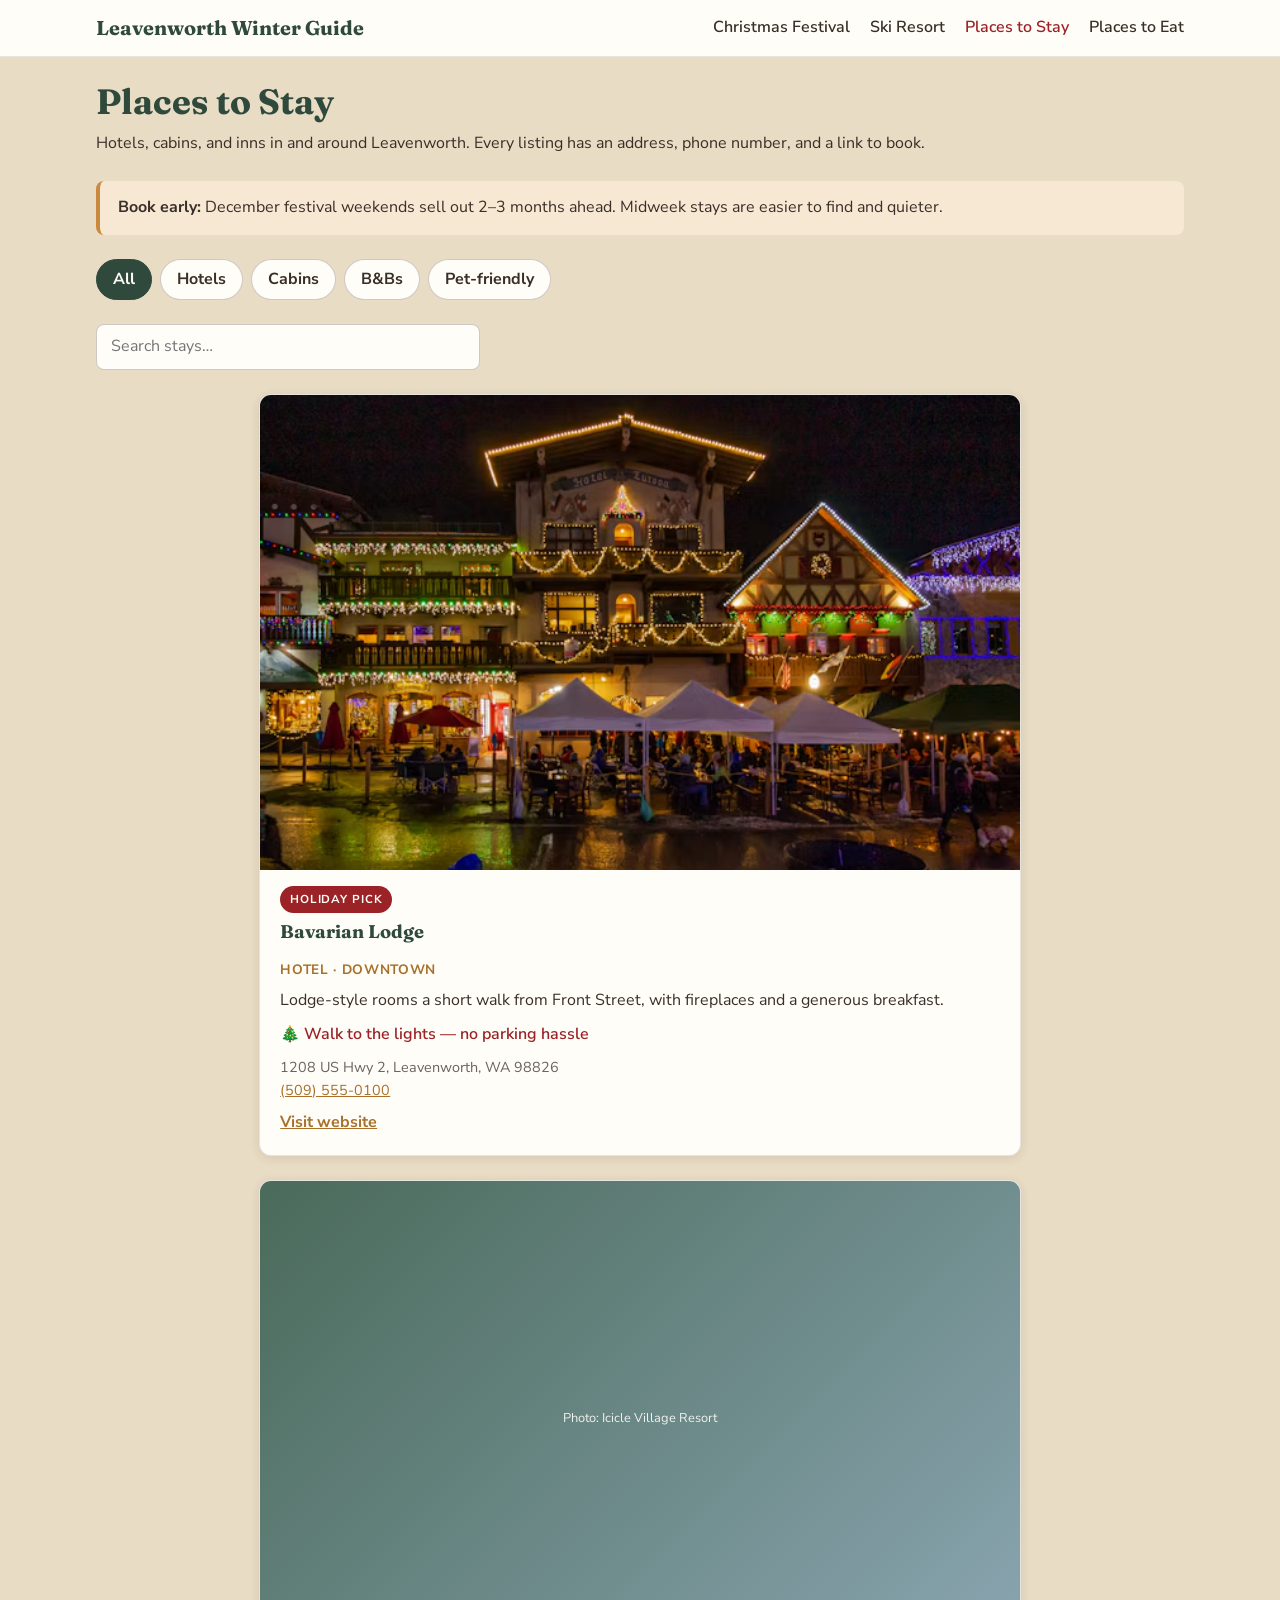
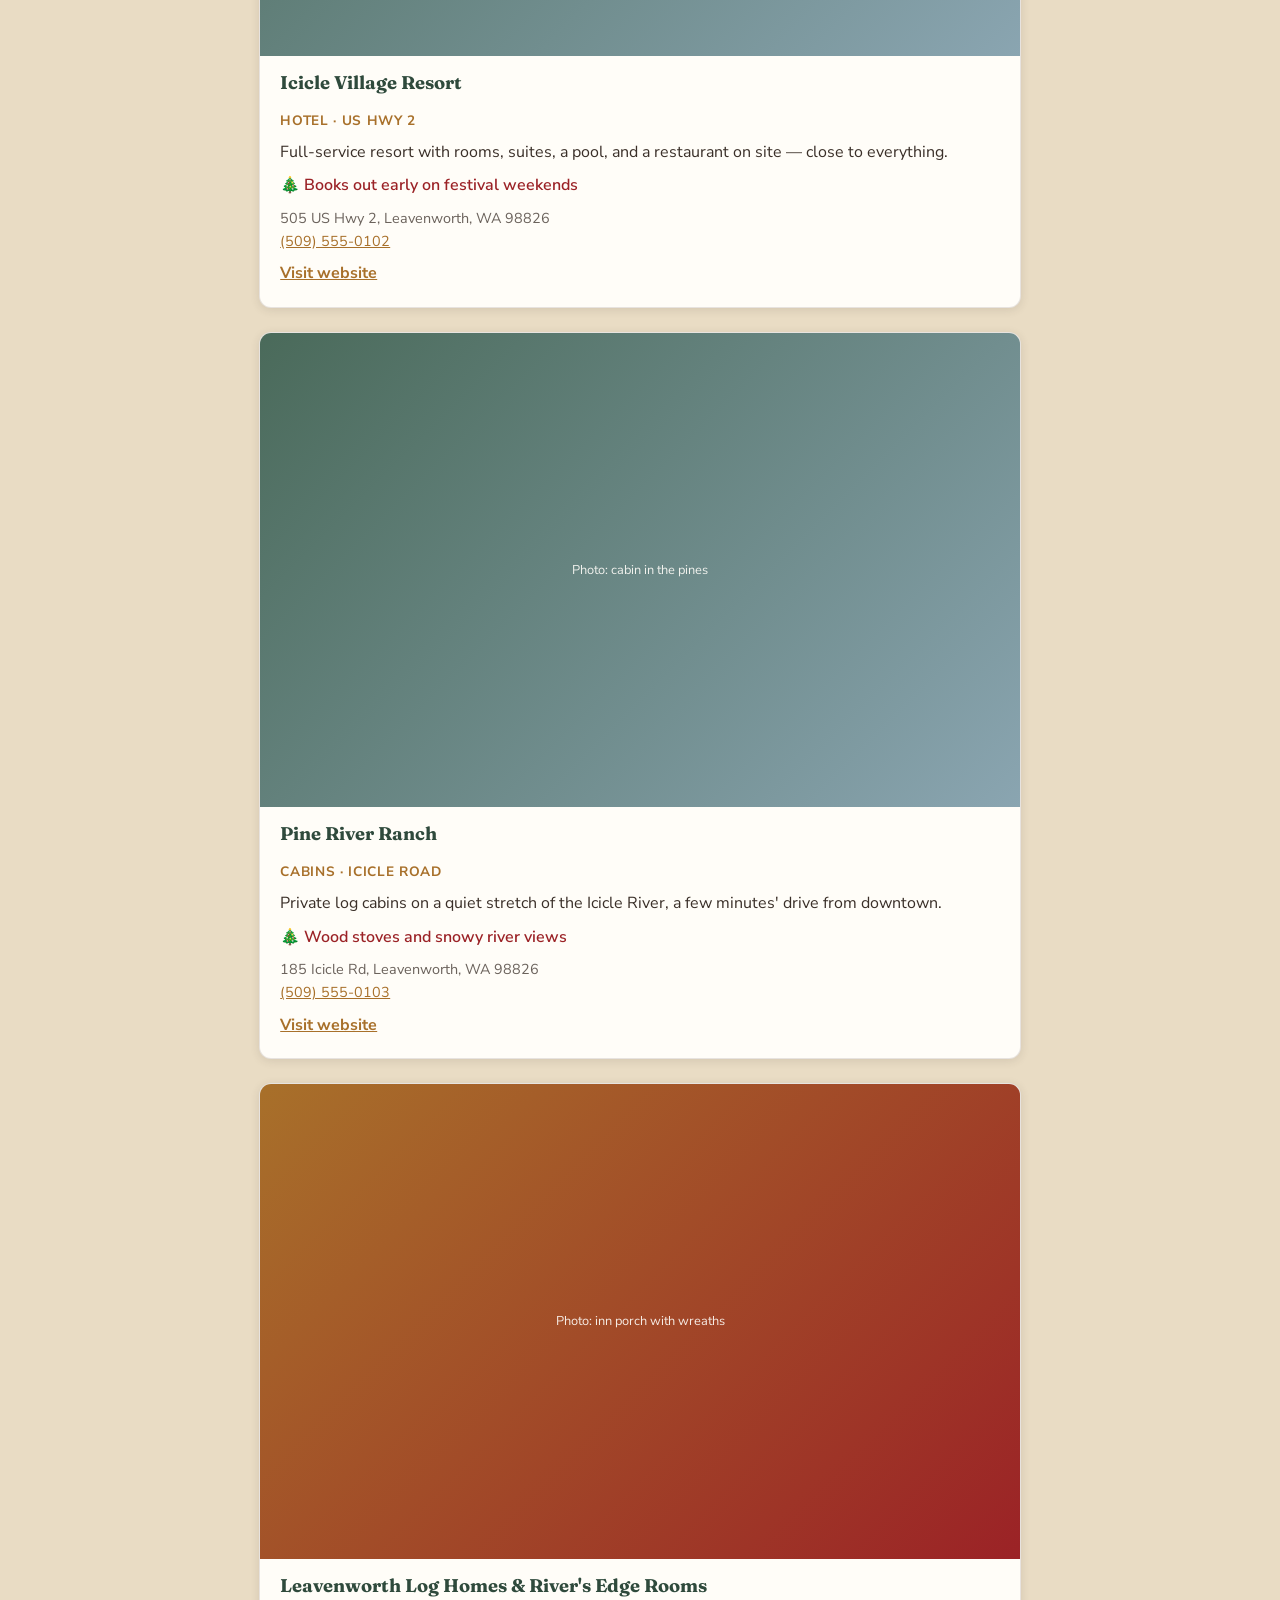
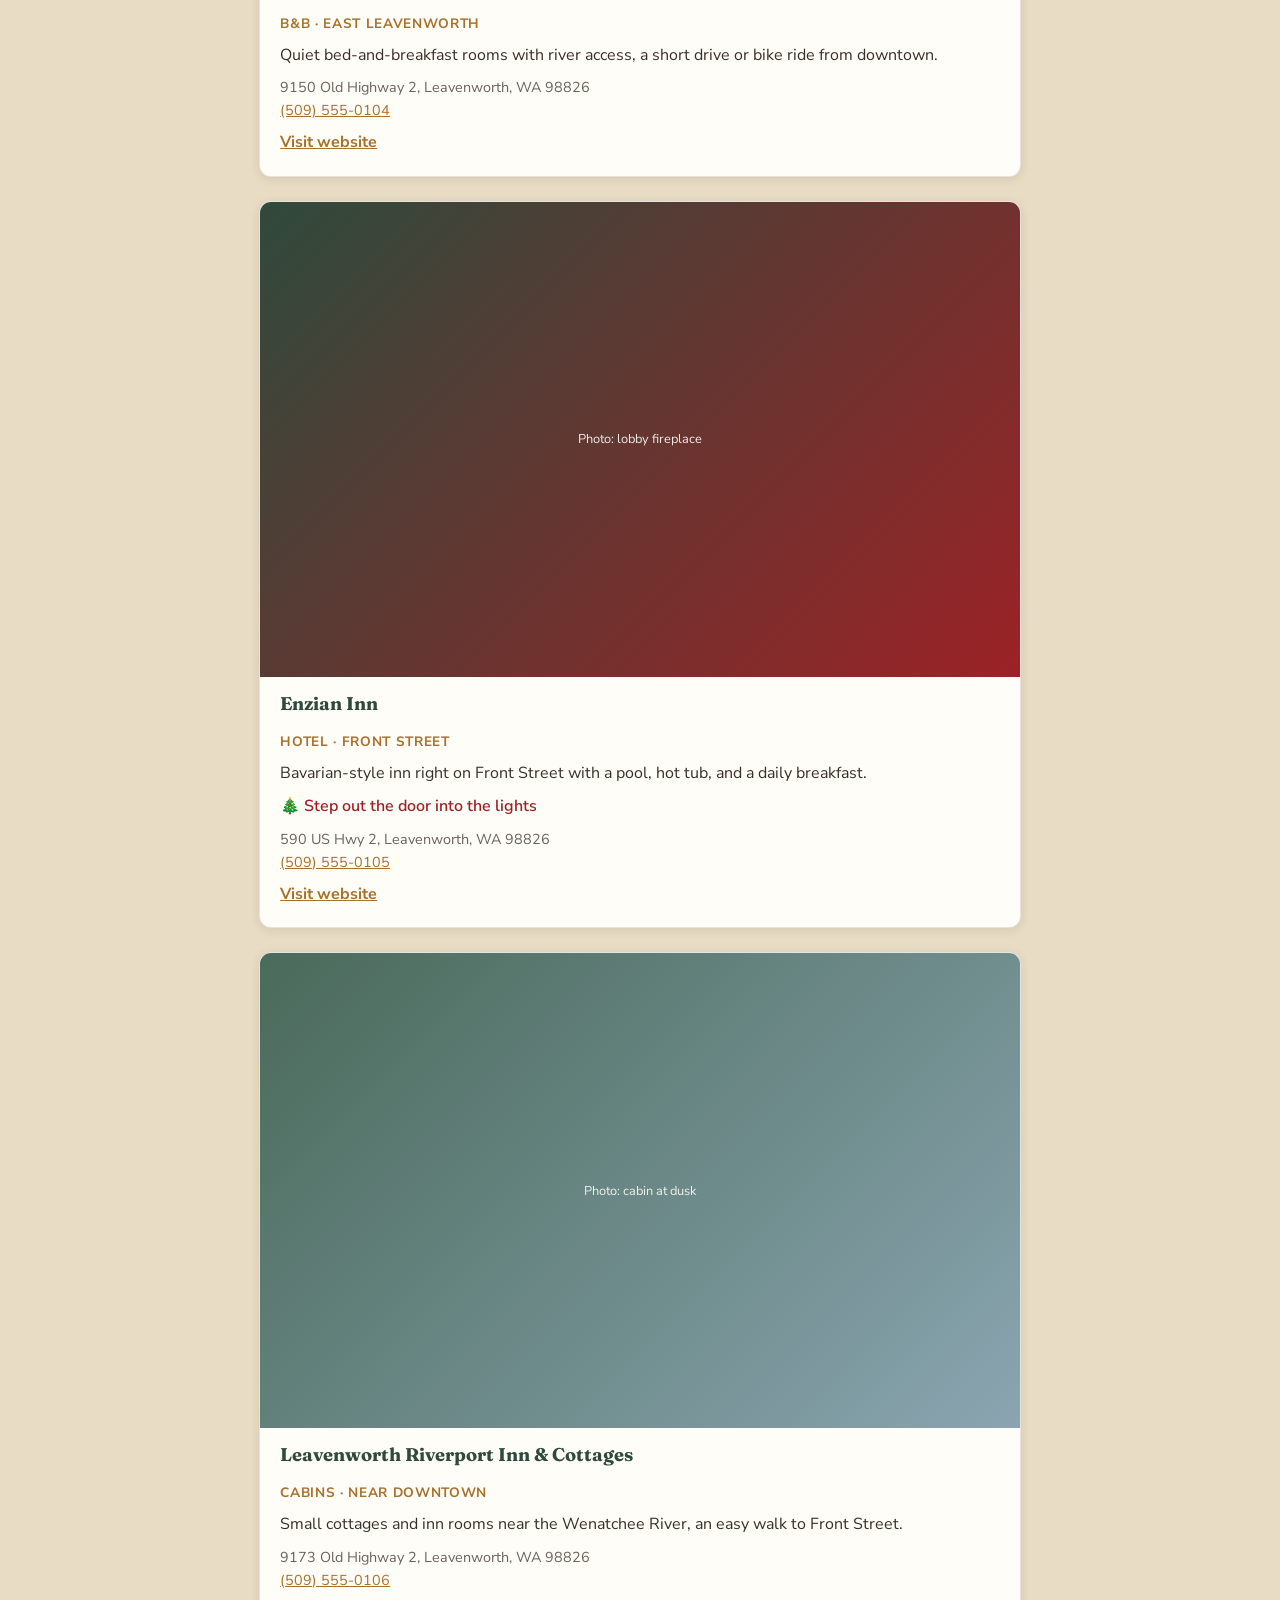
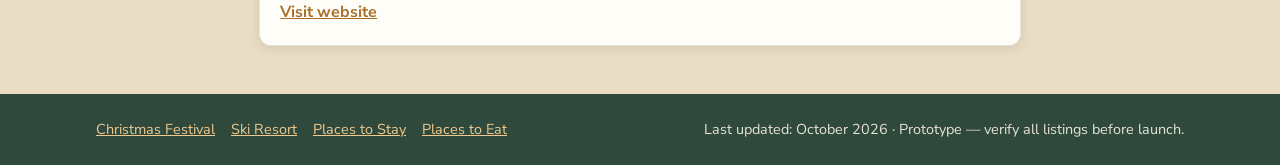
<file: stay.html>
<!DOCTYPE html>
<html lang="en">
<head>
  <meta charset="UTF-8">
  <meta name="viewport" content="width=device-width, initial-scale=1.0">
  <title>Where to Stay in Leavenworth WA — Hotels, Cabins &amp; Inns | Leavenworth Winter Guide</title>
  <meta name="description" content="Find a place to stay in Leavenworth, Washington: hotels, cabins, and inns with addresses, phone numbers, and booking links — plus festival-weekend booking advice.">
  <link rel="preconnect" href="https://fonts.googleapis.com">
  <link rel="preconnect" href="https://fonts.gstatic.com" crossorigin>
  <link href="https://fonts.googleapis.com/css2?family=Fraunces:opsz,wght@9..144,500;9..144,700&family=Nunito+Sans:wght@400;600;700&display=swap" rel="stylesheet">
  <link rel="stylesheet" href="./styles.css">
  <script src="./js/main.js" defer></script>
</head>
<body>
  <header class="site-header">
    <div class="container header-inner">
      <a class="site-name" href="./index.html">Leavenworth Winter Guide</a>
      <button class="nav-toggle" aria-expanded="false" aria-controls="site-nav">Menu</button>
      <nav id="site-nav" class="site-nav" aria-label="Main">
        <ul>
          <li><a href="./christmas-festival.html">Christmas Festival</a></li>
          <li><a href="./ski-resort.html">Ski Resort</a></li>
          <li><a href="./stay.html" aria-current="page">Places to Stay</a></li>
          <li><a href="./eat.html">Places to Eat</a></li>
        </ul>
      </nav>
    </div>
  </header>

  <main>
    <section class="container">
      <h1>Places to Stay</h1>
      <p>Hotels, cabins, and inns in and around Leavenworth. Every listing has an
         address, phone number, and a link to book.</p>

      <div class="note">
        <strong>Book early:</strong> December festival weekends sell out 2–3 months
        ahead. Midweek stays are easier to find and quieter.
      </div>

      <div class="chips" role="group" aria-label="Filter places to stay">
        <button class="chip is-active" data-filter="all">All</button>
        <button class="chip" data-filter="hotel">Hotels</button>
        <button class="chip" data-filter="cabin">Cabins</button>
        <button class="chip" data-filter="bnb">B&amp;Bs</button>
        <button class="chip" data-filter="pet-friendly">Pet-friendly</button>
      </div>

      <label class="sr-only" for="stay-search">Search places to stay</label>
      <input class="search-input" id="stay-search" type="search"
             placeholder="Search stays…">

      <div class="grid grid--listings">
        <article class="listing-card" data-tags="hotel,pet-friendly">
          <div class="photo photo--card photo--warm photo--image">
            <img src="js/public/assets/photos/P2.avif" alt="Lodge exterior with firelight in the windows"/>
          </div>
          <div class="listing-body">
            <span class="badge">Holiday pick</span>
            <h3>Bavarian Lodge</h3>
            <p class="listing-category">Hotel &middot; Downtown</p>
            <p class="listing-desc">Lodge-style rooms a short walk from Front Street,
               with fireplaces and a generous breakfast.</p>
            <p class="listing-holiday">🎄 Walk to the lights — no parking hassle</p>
            <address>
              1208 US Hwy 2, Leavenworth, WA 98826<br>
              <a href="tel:+15095550100">(509) 555-0100</a>
            </address>
            <a class="listing-link" href="https://www.bavarianlodge.com"
               rel="noopener noreferrer" target="_blank">Visit website</a>
          </div>
        </article>

        <article class="listing-card" data-tags="hotel">
          <div class="photo photo--card photo--snow" role="img"
               aria-label="Placeholder photo: resort buildings among evergreens">
            <span>Photo: Icicle Village Resort</span>
          </div>
          <div class="listing-body">
            <h3>Icicle Village Resort</h3>
            <p class="listing-category">Hotel &middot; US Hwy 2</p>
            <p class="listing-desc">Full-service resort with rooms, suites, a pool,
               and a restaurant on site — close to everything.</p>
            <p class="listing-holiday">🎄 Books out early on festival weekends</p>
            <address>
              505 US Hwy 2, Leavenworth, WA 98826<br>
              <a href="tel:+15095550102">(509) 555-0102</a>
            </address>
            <a class="listing-link" href="https://www.iciclevillageresort.com"
               rel="noopener noreferrer" target="_blank">Visit website</a>
          </div>
        </article>

        <article class="listing-card" data-tags="cabin,pet-friendly">
          <div class="photo photo--card photo--snow" role="img"
               aria-label="Placeholder photo: a wooden cabin in the snow among trees">
            <span>Photo: cabin in the pines</span>
          </div>
          <div class="listing-body">
            <h3>Pine River Ranch</h3>
            <p class="listing-category">Cabins &middot; Icicle Road</p>
            <p class="listing-desc">Private log cabins on a quiet stretch of the
               Icicle River, a few minutes' drive from downtown.</p>
            <p class="listing-holiday">🎄 Wood stoves and snowy river views</p>
            <address>
              185 Icicle Rd, Leavenworth, WA 98826<br>
              <a href="tel:+15095550103">(509) 555-0103</a>
            </address>
            <a class="listing-link" href="https://www.pineriverranch.com"
               rel="noopener noreferrer" target="_blank">Visit website</a>
          </div>
        </article>

        <article class="listing-card" data-tags="bnb">
          <div class="photo photo--card photo--warm" role="img"
               aria-label="Placeholder photo: a cozy inn porch with wreaths">
            <span>Photo: inn porch with wreaths</span>
          </div>
          <div class="listing-body">
            <h3>Leavenworth Log Homes &amp; River's Edge Rooms</h3>
            <p class="listing-category">B&amp;B &middot; East Leavenworth</p>
            <p class="listing-desc">Quiet bed-and-breakfast rooms with river access,
               a short drive or bike ride from downtown.</p>
            <address>
              9150 Old Highway 2, Leavenworth, WA 98826<br>
              <a href="tel:+15095550104">(509) 555-0104</a>
            </address>
            <a class="listing-link" href="https://www.loghomes.net"
               rel="noopener noreferrer" target="_blank">Visit website</a>
          </div>
        </article>

        <article class="listing-card" data-tags="hotel">
          <div class="photo photo--card photo--lights" role="img"
               aria-label="Placeholder photo: hotel lobby with a fireplace and garland">
            <span>Photo: lobby fireplace</span>
          </div>
          <div class="listing-body">
            <h3>Enzian Inn</h3>
            <p class="listing-category">Hotel &middot; Front Street</p>
            <p class="listing-desc">Bavarian-style inn right on Front Street with a
               pool, hot tub, and a daily breakfast.</p>
            <p class="listing-holiday">🎄 Step out the door into the lights</p>
            <address>
              590 US Hwy 2, Leavenworth, WA 98826<br>
              <a href="tel:+15095550105">(509) 555-0105</a>
            </address>
            <a class="listing-link" href="https://www.enzianinn.com"
               rel="noopener noreferrer" target="_blank">Visit website</a>
          </div>
        </article>

        <article class="listing-card" data-tags="cabin">
          <div class="photo photo--card photo--snow" role="img"
               aria-label="Placeholder photo: a cabin with warm windows at dusk">
            <span>Photo: cabin at dusk</span>
          </div>
          <div class="listing-body">
            <h3>Leavenworth Riverport Inn &amp; Cottages</h3>
            <p class="listing-category">Cabins &middot; Near downtown</p>
            <p class="listing-desc">Small cottages and inn rooms near the Wenatchee
               River, an easy walk to Front Street.</p>
            <address>
              9173 Old Highway 2, Leavenworth, WA 98826<br>
              <a href="tel:+15095550106">(509) 555-0106</a>
            </address>
            <a class="listing-link" href="https://www.riverportinn.com"
               rel="noopener noreferrer" target="_blank">Visit website</a>
          </div>
        </article>
      </div>

      <p class="no-results" hidden>No stays match your search. Try a different
         word, or clear the filters.</p>
    </section>
  </main>

  <footer class="site-footer">
    <div class="container footer-inner">
      <nav aria-label="Footer">
        <ul>
          <li><a href="./christmas-festival.html">Christmas Festival</a></li>
          <li><a href="./ski-resort.html">Ski Resort</a></li>
          <li><a href="./stay.html">Places to Stay</a></li>
          <li><a href="./eat.html">Places to Eat</a></li>
        </ul>
      </nav>
      <p>Last updated: October 2026 &middot; Prototype — verify all listings before launch.</p>
    </div>
  </footer>
</body>
</html>
</file>
<file: styles.css>
/* ============================================================
   Leavenworth Winter Guide — prototype stylesheet
   Design system defined in design.md §6 (cozy alpine palette)
   ============================================================ */

:root {
  /* Colors — cozy alpine holiday palette */
  --color-primary:   #2f4a3c;  /* deep pine green */
  --color-secondary: #9b2226;  /* cranberry red */
  --color-accent:    #c98a3d;  /* warm amber */
  --color-accent-dark: #a8702a; /* amber darkened for text-size uses */
  --color-bg:        #e9dcc4;  /* warm cream */
  --color-text:      #3a2f28;  /* warm dark brown */
  --color-surface:   #fffdf8;

  /* Type */
  --font-heading: 'Fraunces', Georgia, serif;
  --font-body: 'Nunito Sans', system-ui, sans-serif;

  /* Spacing scale */
  --space-sm: 0.5rem;
  --space-md: 1.5rem;
  --space-lg: 3rem;

  --radius: 12px;
  --shadow: 0 2px 10px rgba(58, 47, 40, 0.12);
}

/* ---------- Base ---------- */
* { box-sizing: border-box; }

/* The hidden attribute must always win, even over display:flex on cards */
[hidden] { display: none !important; }

body {
  margin: 0;
  font-family: var(--font-body);
  color: var(--color-text);
  background: var(--color-bg);
  line-height: 1.6;
}

h1, h2, h3 {
  font-family: var(--font-heading);
  line-height: 1.2;
  color: var(--color-primary);
}

h1 { font-size: 2.2rem; margin: var(--space-md) 0 var(--space-sm); }
h2 { font-size: 1.6rem; margin: var(--space-lg) 0 var(--space-md); }
h3 { font-size: 1.15rem; margin: 0 0 var(--space-sm); }

p { margin: 0 0 var(--space-sm); }

a { color: var(--color-accent-dark); }
a:focus-visible, button:focus-visible, input:focus-visible {
  outline: 3px solid var(--color-accent);
  outline-offset: 2px;
}

.container {
  width: min(100% - 2rem, 68rem);
  margin-inline: auto;
}

.sr-only {
  position: absolute;
  width: 1px; height: 1px;
  padding: 0; margin: -1px;
  overflow: hidden;
  clip: rect(0 0 0 0);
  white-space: nowrap;
  border: 0;
}

/* ---------- Photo placeholders (swap for real <img> later) ---------- */
.photo {
  display: flex;
  align-items: center;
  justify-content: center;
  text-align: center;
  color: rgba(255, 253, 248, 0.9);
  font-size: 0.8rem;
  padding: 0.5rem;
}
.photo--card { aspect-ratio: 16 / 10; }
.photo--image {
  padding: 0;
  overflow: hidden;
}
.photo--image > img {
  display: block;
  width: 100%;
  height: 100%;
  object-fit: cover;
}
.photo--hero { aspect-ratio: 21 / 9; font-size: 0.9rem; }
.photo--lights { background: linear-gradient(135deg, #2f4a3c, #9b2226); }
.photo--snow   { background: linear-gradient(135deg, #4a6a5a, #8aa5b1); }
.photo--warm   { background: linear-gradient(135deg, #a8702a, #9b2226); }

/* ---------- Header & nav ---------- */
.site-header {
  background: var(--color-surface);
  border-bottom: 1px solid rgba(58, 47, 40, 0.12);
  position: sticky;
  top: 0;
  z-index: 10;
}
.header-inner {
  display: flex;
  align-items: center;
  justify-content: space-between;
  flex-wrap: wrap;
  gap: var(--space-sm);
  padding: 0.75rem 0;
}
.site-name {
  font-family: var(--font-heading);
  font-weight: 700;
  font-size: 1.25rem;
  color: var(--color-primary);
  text-decoration: none;
}
.nav-toggle {
  display: none;
  font: inherit;
  font-weight: 700;
  padding: 0.4rem 0.9rem;
  border-radius: 8px;
  border: 1.5px solid rgba(58, 47, 40, 0.25);
  background: var(--color-surface);
  color: var(--color-text);
  cursor: pointer;
}
.site-nav ul {
  list-style: none;
  display: flex;
  flex-wrap: wrap;
  gap: 1.25rem;
  margin: 0;
  padding: 0;
}
.site-nav a {
  text-decoration: none;
  color: var(--color-text);
  font-weight: 600;
}
.site-nav a:hover,
.site-nav a[aria-current="page"] { color: var(--color-secondary); }

@media (max-width: 47.99rem) {
  .nav-toggle { display: block; }
  .site-nav { display: none; width: 100%; }
  .site-nav.is-open { display: block; }
  .site-nav ul { flex-direction: column; gap: 0.5rem; padding-bottom: 0.75rem; }
}

/* ---------- Hero ---------- */
.hero { padding: var(--space-md) 0 var(--space-lg); text-align: center; }
.hero .photo--hero { border-radius: var(--radius); margin-bottom: var(--space-md); }
.hero-sub { max-width: 40rem; margin-inline: auto; font-size: 1.1rem; }
.cta-row {
  display: flex;
  flex-wrap: wrap;
  gap: var(--space-sm);
  justify-content: center;
  margin-top: var(--space-md);
}

/* ---------- Buttons ---------- */
.btn {
  display: inline-block;
  padding: 0.7rem 1.4rem;
  border-radius: 999px;
  font-weight: 700;
  text-decoration: none;
}
.btn--primary { background: var(--color-primary); color: #fffdf8; }
.btn--primary:hover { background: #243a2f; }
.btn--secondary { background: var(--color-secondary); color: #fffdf8; }
.btn--secondary:hover { background: #7d1a1e; }

/* ---------- Grids & cards ---------- */
.grid {
  display: grid;
  gap: var(--space-md);
  grid-template-columns: 1fr;
}
@media (min-width: 48rem) { .grid { grid-template-columns: repeat(2, 1fr); } }
@media (min-width: 64rem) { .grid { grid-template-columns: repeat(3, 1fr); } }
.grid--listings { grid-template-columns: minmax(0, 1fr); }
.grid--listings > .listing-card {
  width: 70%;
  justify-self: center;
}

.listing-card,
.category-card {
  background: var(--color-surface);
  border: 1px solid rgba(58, 47, 40, 0.12);
  border-radius: var(--radius);
  overflow: hidden;
  box-shadow: var(--shadow);
  display: flex;
  flex-direction: column;
}
.listing-body {
  padding: 1rem 1.25rem 1.25rem;
  display: flex;
  flex-direction: column;
  gap: 0.5rem;
  flex: 1;
}
.listing-category {
  margin: 0;
  color: var(--color-accent-dark);
  font-weight: 700;
  font-size: 0.85rem;
  text-transform: uppercase;
  letter-spacing: 0.05em;
}
.listing-desc { margin: 0; }
.listing-holiday { margin: 0; font-weight: 600; color: var(--color-secondary); }
.listing-card address {
  font-style: normal;
  font-size: 0.9rem;
  color: rgba(58, 47, 40, 0.75);
}
.listing-link { font-weight: 700; }

.badge {
  display: inline-block;
  align-self: flex-start;
  background: var(--color-secondary);
  color: #fffdf8;
  font-size: 0.72rem;
  font-weight: 700;
  letter-spacing: 0.08em;
  text-transform: uppercase;
  padding: 0.25rem 0.6rem;
  border-radius: 999px;
}

.category-card {
  text-decoration: none;
  color: inherit;
  transition: transform 0.15s ease, box-shadow 0.15s ease;
}
.category-card:hover {
  transform: translateY(-3px);
  box-shadow: 0 6px 16px rgba(58, 47, 40, 0.18);
}
.category-body { padding: 1rem 1.25rem 1.25rem; }
.category-body h3 { margin: 0; }
.category-body p { margin: 0.25rem 0 0; }

/* ---------- Chips & search (directory pages) ---------- */
.chips { display: flex; flex-wrap: wrap; gap: 0.5rem; margin-bottom: var(--space-md); }
.chip {
  font: inherit;
  font-weight: 700;
  padding: 0.4rem 1rem;
  border-radius: 999px;
  border: 1.5px solid rgba(58, 47, 40, 0.25);
  background: var(--color-surface);
  color: var(--color-text);
  cursor: pointer;
}
.chip:hover { border-color: var(--color-primary); }
.chip.is-active {
  background: var(--color-primary);
  border-color: var(--color-primary);
  color: #fffdf8;
}

.search-input {
  font: inherit;
  width: 100%;
  max-width: 24rem;
  padding: 0.6rem 0.9rem;
  border-radius: 8px;
  border: 1.5px solid rgba(58, 47, 40, 0.25);
  background: var(--color-surface);
  margin-bottom: var(--space-md);
}

.no-results {
  background: var(--color-surface);
  border: 1px dashed rgba(58, 47, 40, 0.3);
  border-radius: var(--radius);
  padding: var(--space-md);
  text-align: center;
}

/* ---------- Note boxes ---------- */
.note {
  background: #f7e8d4;
  border-left: 4px solid var(--color-accent);
  border-radius: 8px;
  padding: 0.9rem 1.1rem;
  margin: var(--space-md) 0;
}
.note--prototype {
  border-left-color: var(--color-secondary);
  background: #f6e3e3;
  font-size: 0.9rem;
}

/* ---------- Festival banner ---------- */
.festival-banner {
  background: var(--color-secondary);
  color: #fffdf8;
  padding: 1rem 0;
  margin-top: var(--space-lg);
  text-align: center;
}
.festival-banner p { margin: 0; }
.festival-banner a { color: #f7d9a8; font-weight: 700; }

/* ---------- Timeline (festival page) ---------- */
.timeline {
  list-style: none;
  padding: 0;
  margin: 0;
  display: grid;
  gap: var(--space-sm);
}
.timeline li {
  background: var(--color-surface);
  border: 1px solid rgba(58, 47, 40, 0.12);
  border-radius: var(--radius);
  padding: 0.9rem 1.1rem;
}
.timeline time {
  display: block;
  font-weight: 700;
  color: var(--color-secondary);
  font-size: 0.85rem;
  text-transform: uppercase;
  letter-spacing: 0.05em;
}
.timeline p { margin: 0.25rem 0 0; }

/* ---------- Quick facts (ski page) ---------- */
.facts {
  display: grid;
  gap: var(--space-sm);
  grid-template-columns: repeat(auto-fit, minmax(10rem, 1fr));
  margin: var(--space-md) 0;
}
.fact {
  background: var(--color-surface);
  border: 1px solid rgba(58, 47, 40, 0.12);
  border-radius: var(--radius);
  padding: 0.9rem 1rem;
  text-align: center;
}
.fact strong {
  display: block;
  font-family: var(--font-heading);
  font-size: 1.3rem;
  color: var(--color-primary);
}

/* ---------- FAQ accordion ---------- */
.faq-item { border-bottom: 1px solid rgba(58, 47, 40, 0.15); }
.faq-question {
  font-family: var(--font-heading);
  font-weight: 700;
  font-size: 1.05rem;
  background: none;
  border: none;
  color: var(--color-primary);
  width: 100%;
  text-align: left;
  padding: 0.9rem 0;
  cursor: pointer;
  display: flex;
  justify-content: space-between;
  align-items: center;
  gap: var(--space-sm);
}
.faq-question::after { content: '+'; font-size: 1.3rem; }
.faq-question[aria-expanded="true"]::after { content: '\2212'; }
.faq-answer { padding-bottom: 1rem; }
.faq-answer p { margin: 0; }

/* ---------- Footer ---------- */
.site-footer {
  margin-top: var(--space-lg);
  padding: var(--space-md) 0;
  background: var(--color-primary);
  color: #e8e2d6;
  font-size: 0.9rem;
}
.site-footer a { color: #f0c98f; }
.footer-inner {
  display: flex;
  flex-wrap: wrap;
  gap: var(--space-md);
  justify-content: space-between;
  align-items: baseline;
}
.site-footer ul {
  list-style: none;
  display: flex;
  flex-wrap: wrap;
  gap: 1rem;
  margin: 0;
  padding: 0;
}
.site-footer p { margin: 0; }
</file>
